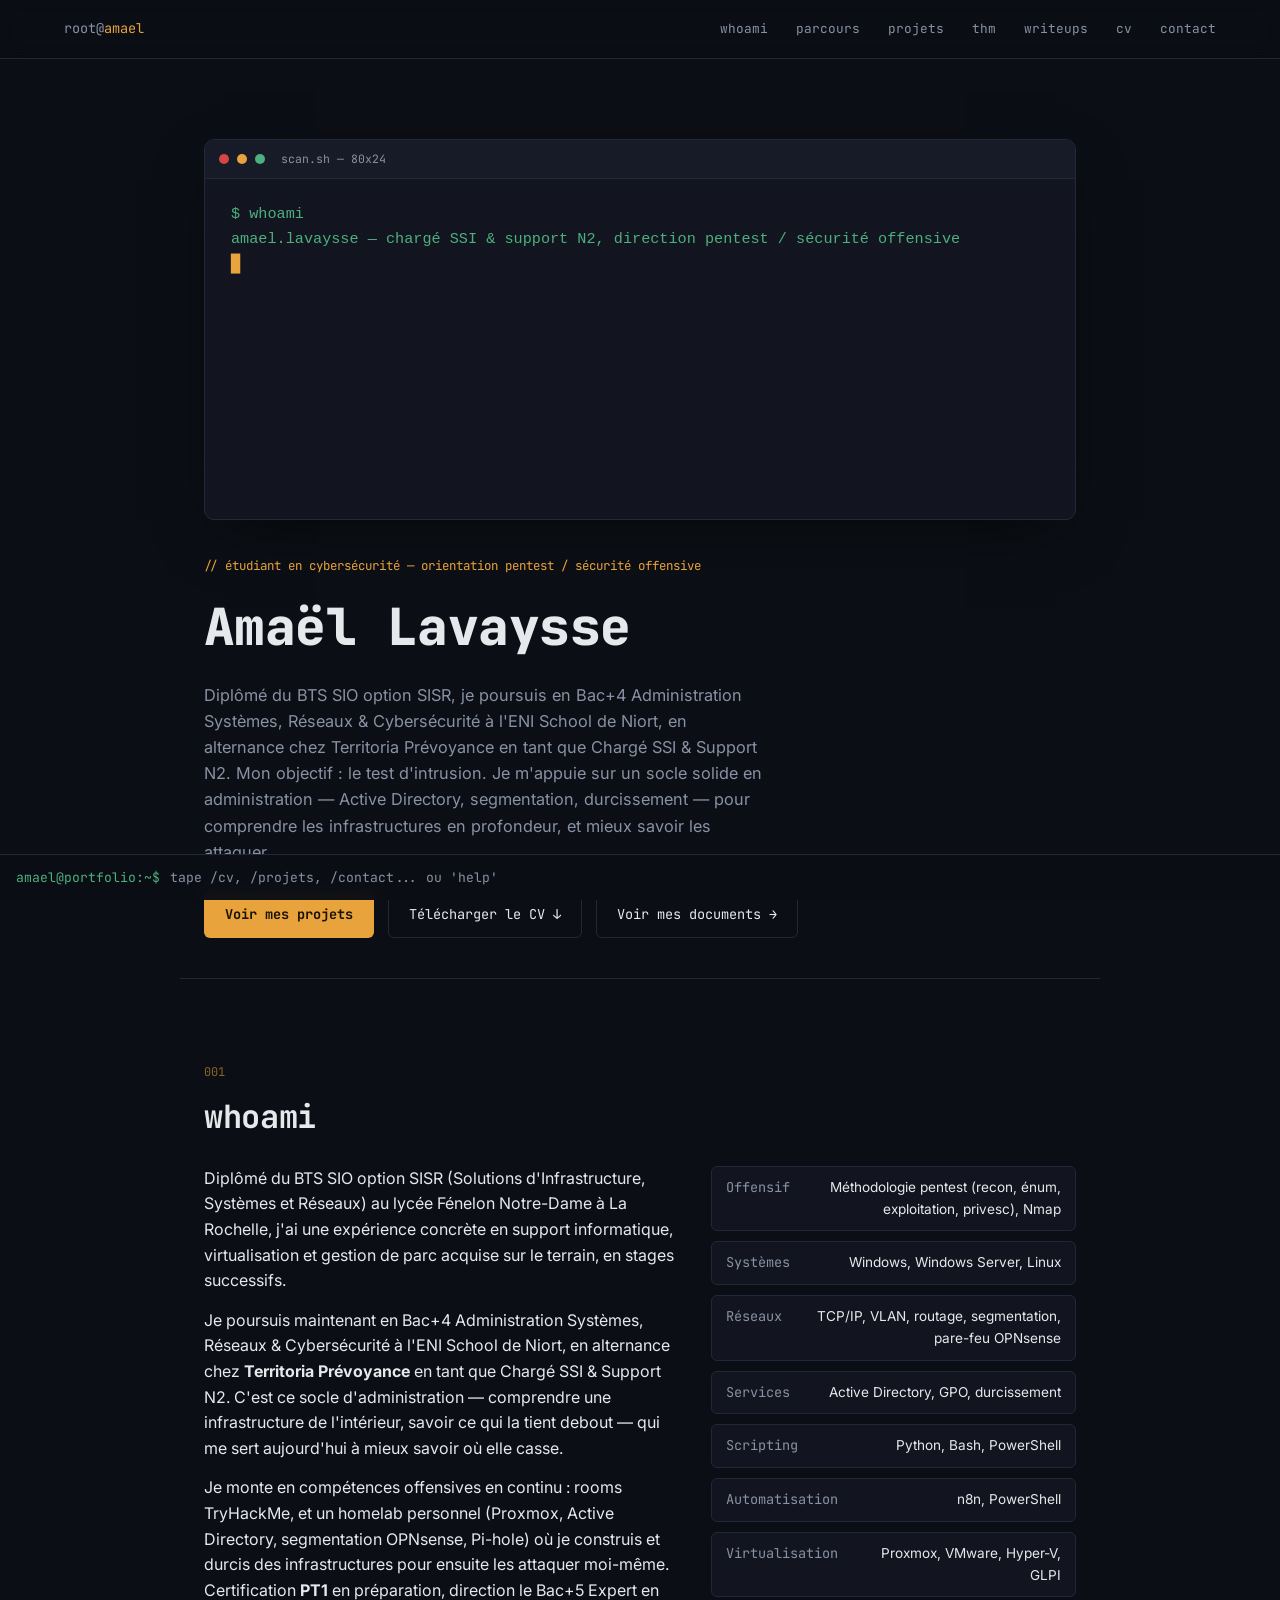
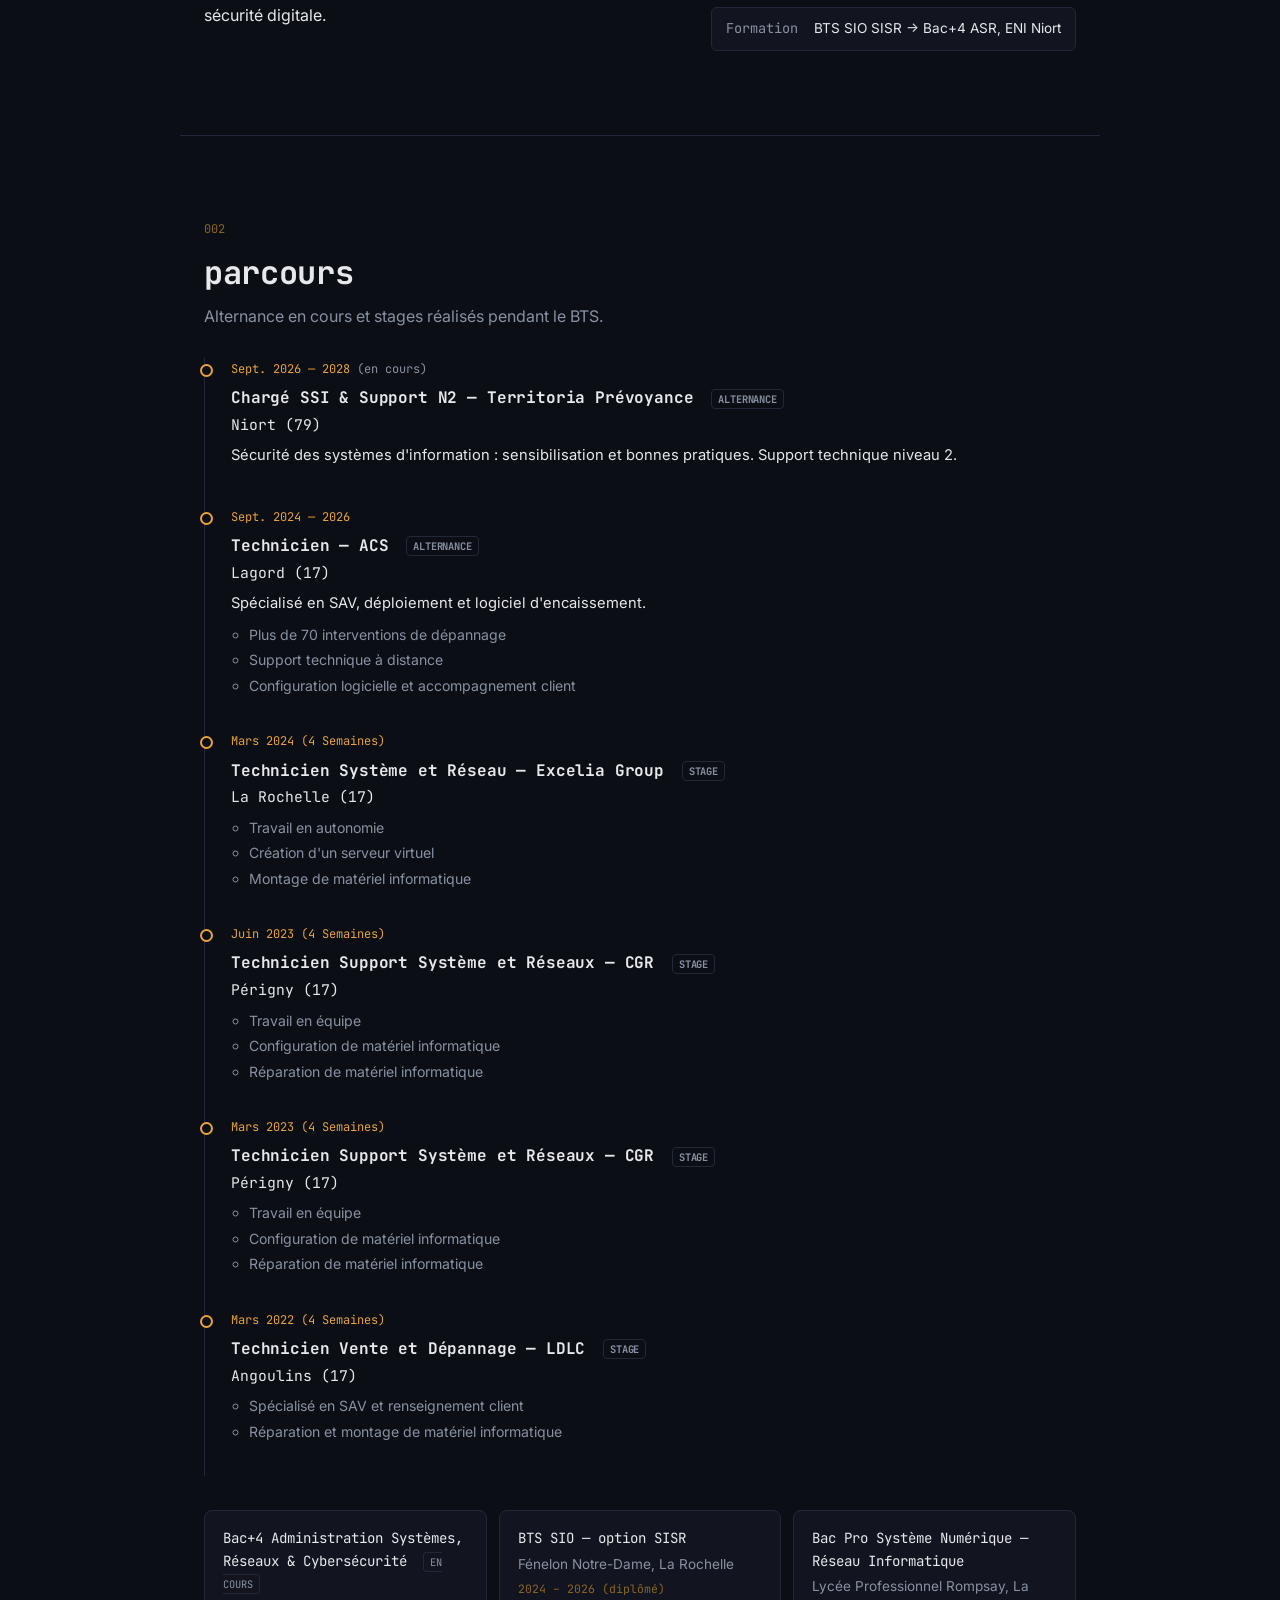
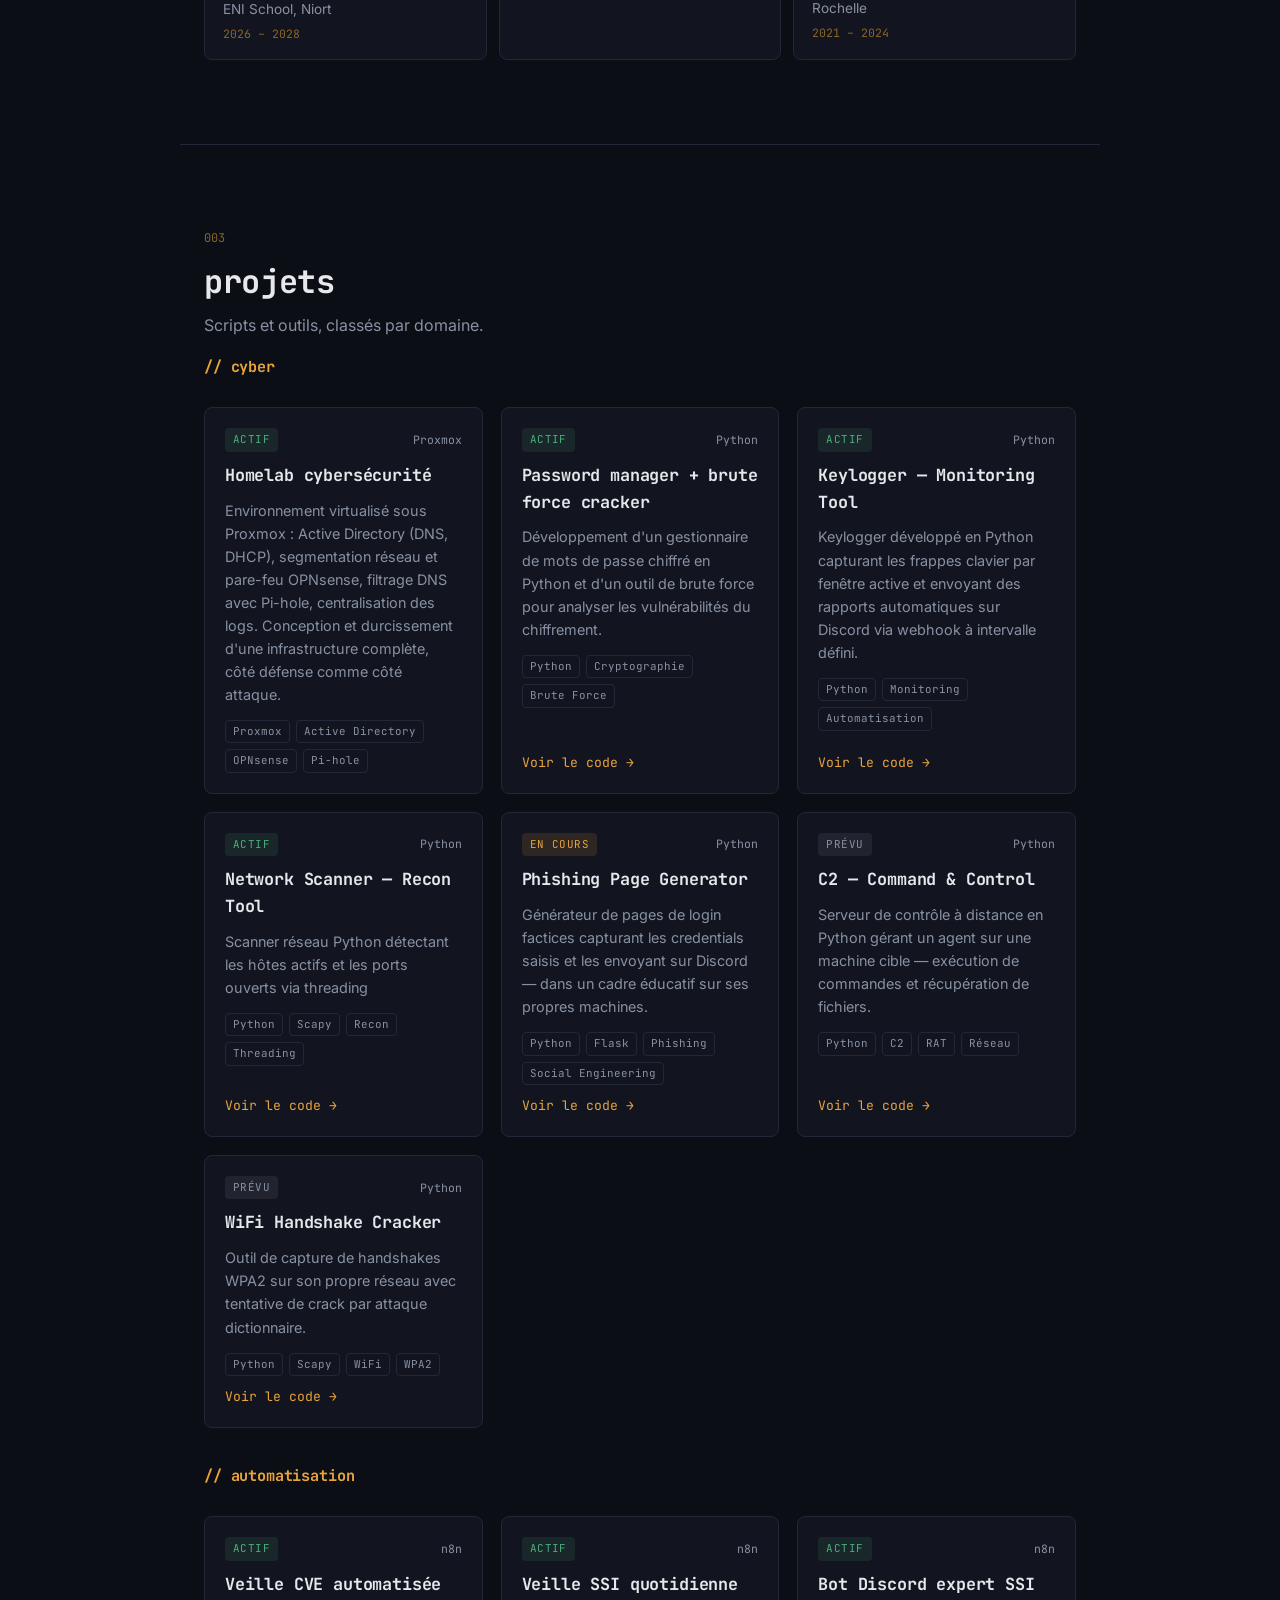
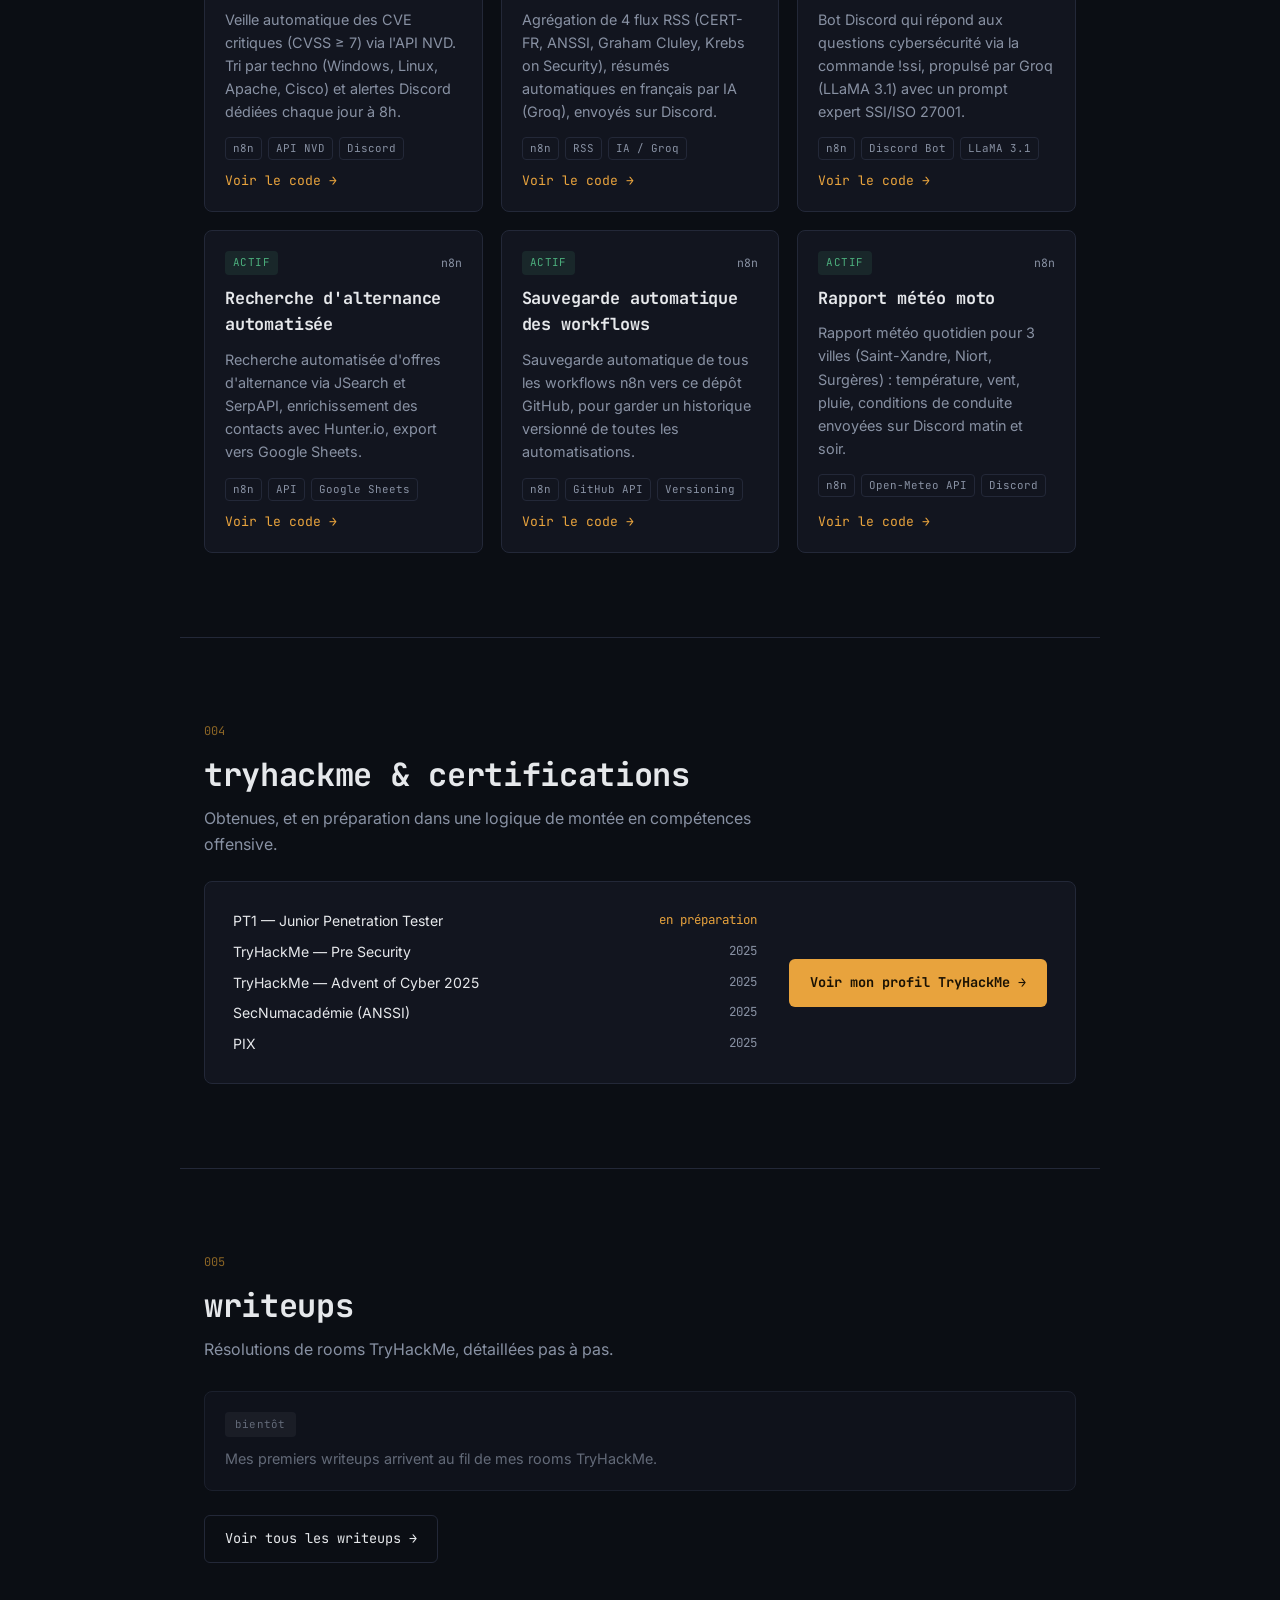
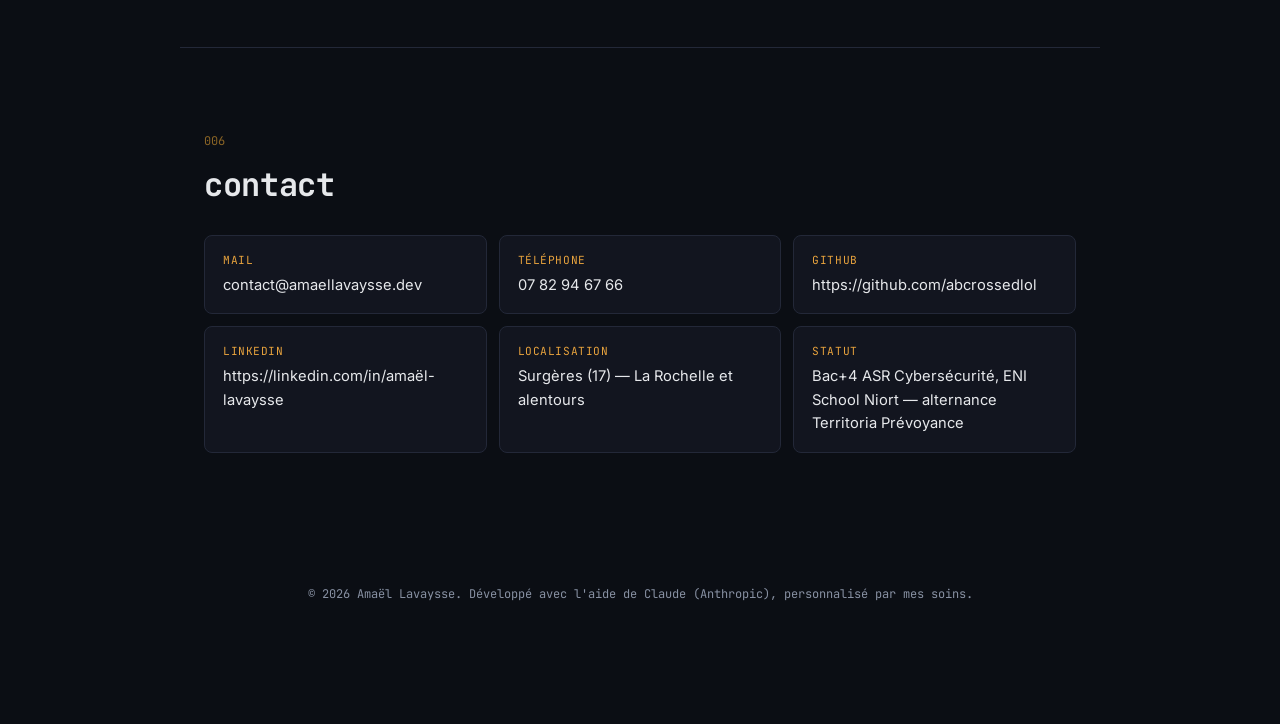
<file: index.html>
<!DOCTYPE html>
<html lang="fr">
<head>
<meta charset="UTF-8">
<meta name="viewport" content="width=device-width, initial-scale=1.0">
<title>Amaël Lavaysse — Cybersécurité, orientation pentest / sécurité offensive</title>
<meta name="description" content="Portfolio d'Amaël Lavaysse — étudiant en cybersécurité (Bac+4 ASR, ENI School Niort), alternance Chargé SSI & Support N2 chez Territoria Prévoyance. Homelab, TryHackMe, certification PT1 en préparation.">
<link rel="icon" type="image/svg+xml" href="favicon.svg">
<link rel="preconnect" href="https://fonts.googleapis.com">
<link rel="preconnect" href="https://fonts.gstatic.com" crossorigin>
<link href="https://fonts.googleapis.com/css2?family=JetBrains+Mono:wght@400;500;700;800&family=Inter:wght@400;500;600&display=swap" rel="stylesheet">
<link rel="stylesheet" href="style.css">
<script data-goatcounter="https://amael.goatcounter.com/count"
        async src="//gc.zgo.at/count.js"></script>
</head>
<body>

<div class="scanlines" aria-hidden="true"></div>

<nav class="nav">
  <span class="nav__logo">root@<span class="nav__name">amael</span></span>
  <div class="nav__links">
    <a href="#about">whoami</a>
    <a href="#experience">parcours</a>
    <a href="#projects">projets</a>
    <a href="#thm">thm</a>
    <a href="writeups/">writeups</a>
    <a href="#top">cv</a>
    <a href="#contact">contact</a>
  </div>
</nav>

<!-- ============ HERO : séquence terminal ============ -->
<header class="hero" id="top">
  <div class="hero__terminal">
    <div class="hero__bar">
      <span class="dot dot--red"></span><span class="dot dot--amber"></span><span class="dot dot--green"></span>
      <span class="hero__barTitle">scan.sh — 80x24</span>
    </div>
    <pre class="hero__body"><code id="typewriter"></code><span class="cursor">█</span></pre>
  </div>
  <div class="hero__intro">
    <p class="eyebrow">// étudiant en cybersécurité — orientation pentest / sécurité offensive</p>
    <h1>Amaël Lavaysse</h1>
    <p class="hero__tagline">
      Diplômé du BTS SIO option SISR, je poursuis en Bac+4 Administration Systèmes, Réseaux
      &amp; Cybersécurité à l'ENI School de Niort, en alternance chez Territoria Prévoyance en
      tant que Chargé SSI &amp; Support N2. Mon objectif : le test d'intrusion. Je m'appuie sur
      un socle solide en administration — Active Directory, segmentation, durcissement — pour
      comprendre les infrastructures en profondeur, et mieux savoir les attaquer.
    </p>
    <div class="hero__actions">
      <a class="btn btn--primary" href="#projects">Voir mes projets</a>
      <a class="btn btn--ghost" href="CV_LAVAYSSE_AMAËL.pdf" download>Télécharger le CV ↓</a>
      <a class="btn btn--ghost" href="https://drive.google.com/drive/folders/1WAkrt6nMN1qNXEYBbM81s2c2adU-Ibz1?usp=sharing" target="_blank" rel="noopener">Voir mes documents →</a>
    </div>
  </div>
</header>

<main>

  <!-- ============ WHOAMI / À PROPOS ============ -->
  <section class="section" id="about">
    <p class="section__log">001</p>
    <h2>whoami</h2>
    <div class="about__grid">
      <div class="about__text">
        <p>
          Diplômé du BTS SIO option SISR (Solutions d'Infrastructure, Systèmes et Réseaux) au
          lycée Fénelon Notre-Dame à La Rochelle, j'ai une expérience concrète en support
          informatique, virtualisation et gestion de parc acquise sur le terrain, en stages
          successifs.
        </p>
        <p>
          Je poursuis maintenant en Bac+4 Administration Systèmes, Réseaux &amp; Cybersécurité à
          l'ENI School de Niort, en alternance chez <strong>Territoria Prévoyance</strong> en
          tant que Chargé SSI &amp; Support N2. C'est ce socle d'administration — comprendre une
          infrastructure de l'intérieur, savoir ce qui la tient debout — qui me sert aujourd'hui
          à mieux savoir où elle casse.
        </p>
        <p>
          Je monte en compétences offensives en continu : rooms TryHackMe, et un homelab
          personnel (Proxmox, Active Directory, segmentation OPNsense, Pi-hole) où je construis
          et durcis des infrastructures pour ensuite les attaquer moi-même. Certification
          <strong>PT1</strong> en préparation, direction le Bac+5 Expert en sécurité digitale.
        </p>
      </div>
      <ul class="about__stack">
        <li><span class="stack__label">Offensif</span><span class="stack__value">Méthodologie pentest (recon, énum, exploitation, privesc), Nmap</span></li>
        <li><span class="stack__label">Systèmes</span><span class="stack__value">Windows, Windows Server, Linux</span></li>
        <li><span class="stack__label">Réseaux</span><span class="stack__value">TCP/IP, VLAN, routage, segmentation, pare-feu OPNsense</span></li>
        <li><span class="stack__label">Services</span><span class="stack__value">Active Directory, GPO, durcissement</span></li>
        <li><span class="stack__label">Scripting</span><span class="stack__value">Python, Bash, PowerShell</span></li>
        <li><span class="stack__label">Automatisation</span><span class="stack__value">n8n, PowerShell</span></li>
        <li><span class="stack__label">Virtualisation</span><span class="stack__value">Proxmox, VMware, Hyper-V, GLPI</span></li>
        <li><span class="stack__label">Formation</span><span class="stack__value">BTS SIO SISR → Bac+4 ASR, ENI Niort</span></li>
      </ul>
    </div>
  </section>

  <!-- ============ PARCOURS / EXPÉRIENCE ============ -->
  <section class="section" id="experience">
    <p class="section__log">002</p>
    <h2>parcours</h2>
    <p class="section__sub">Alternance en cours et stages réalisés pendant le BTS.</p>

    <ol class="timeline">
      <li class="timeline__item">
        <div class="timeline__date">Sept. 2026 — 2028 <span class="timeline__dur">(en cours)</span></div>
        <div class="timeline__body">
          <h3>Chargé SSI &amp; Support N2 — Territoria Prévoyance <span class="timeline__type">Alternance</span></h3>
          <p class="timeline__place">Niort (79)</p>
          <p>Sécurité des systèmes d'information : sensibilisation et bonnes pratiques. Support technique niveau 2.</p>
        </div>
      </li>
      <li class="timeline__item">
        <div class="timeline__date">Sept. 2024 — 2026</div>
        <div class="timeline__body">
          <h3>Technicien — ACS <span class="timeline__type">Alternance</span></h3>
          <p class="timeline__place">Lagord (17)</p>
          <p>Spécialisé en SAV, déploiement et logiciel d'encaissement.</p>
          <ul>
            <li>Plus de 70 interventions de dépannage</li>
            <li>Support technique à distance</li>
            <li>Configuration logicielle et accompagnement client</li>
          </ul>
        </div>
      </li>
      <li class="timeline__item">
        <div class="timeline__date">Mars 2024 (4 Semaines)</div>
        <div class="timeline__body">
          <h3>Technicien Système et Réseau — Excelia Group <span class="timeline__type">Stage</span></h3>
          <p class="timeline__place">La Rochelle (17)</p>
          <ul>
            <li>Travail en autonomie</li>
            <li>Création d'un serveur virtuel</li>
            <li>Montage de matériel informatique</li>
          </ul>
        </div>
      </li>
      <li class="timeline__item">
        <div class="timeline__date">Juin 2023 (4 Semaines)</div>
        <div class="timeline__body">
          <h3>Technicien Support Système et Réseaux — CGR <span class="timeline__type">Stage</span></h3>
          <p class="timeline__place">Périgny (17)</p>
          <ul>
            <li>Travail en équipe</li>
            <li>Configuration de matériel informatique</li>
            <li>Réparation de matériel informatique</li>
          </ul>
        </div>
      </li>
      <li class="timeline__item">
        <div class="timeline__date">Mars 2023 (4 Semaines)</div>
        <div class="timeline__body">
          <h3>Technicien Support Système et Réseaux — CGR <span class="timeline__type">Stage</span></h3>
          <p class="timeline__place">Périgny (17)</p>
          <ul>
            <li>Travail en équipe</li>
            <li>Configuration de matériel informatique</li>
            <li>Réparation de matériel informatique</li>
          </ul>
        </div>
      </li>
      <li class="timeline__item">
        <div class="timeline__date">Mars 2022 (4 Semaines)</div>
        <div class="timeline__body">
          <h3>Technicien Vente et Dépannage — LDLC <span class="timeline__type">Stage</span></h3>
          <p class="timeline__place">Angoulins (17)</p>
          <ul>
            <li>Spécialisé en SAV et renseignement client</li>
            <li>Réparation et montage de matériel informatique</li>
          </ul>
        </div>
      </li>
    </ol>

    <div class="formation">
      <div class="formation__item">
        <span class="formation__degree">Bac+4 Administration Systèmes, Réseaux &amp; Cybersécurité <span class="timeline__type">En cours</span></span>
        <span class="formation__school">ENI School, Niort</span>
        <span class="formation__date">2026 – 2028</span>
      </div>
      <div class="formation__item">
        <span class="formation__degree">BTS SIO — option SISR</span>
        <span class="formation__school">Fénelon Notre-Dame, La Rochelle</span>
        <span class="formation__date">2024 – 2026 (diplômé)</span>
      </div>
      <div class="formation__item">
        <span class="formation__degree">Bac Pro Système Numérique — Réseau Informatique</span>
        <span class="formation__school">Lycée Professionnel Rompsay, La Rochelle</span>
        <span class="formation__date">2021 – 2024</span>
      </div>
    </div>
  </section>

<!-- ============ PROJETS ============ -->
  <section class="section" id="projects">
    <p class="section__log">003</p>
    <h2>projets</h2>
    <p class="section__sub">Scripts et outils, classés par domaine.</p>

    <h3 class="projects__group-title">// cyber</h3>
    <div class="projects__grid">

      <article class="card">
        <div class="card__head">
          <span class="card__status status--live">actif</span>
          <span class="card__lang">Proxmox</span>
        </div>
        <h3>Homelab cybersécurité</h3>
        <p>Environnement virtualisé sous Proxmox : Active Directory (DNS, DHCP), segmentation réseau et pare-feu OPNsense, filtrage DNS avec Pi-hole, centralisation des logs. Conception et durcissement d'une infrastructure complète, côté défense comme côté attaque.</p>
        <ul class="card__tags">
          <li>Proxmox</li>
          <li>Active Directory</li>
          <li>OPNsense</li>
          <li>Pi-hole</li>
        </ul>
      </article>

      <article class="card">
        <div class="card__head">
          <span class="card__status status--live">actif</span>
          <span class="card__lang">Python</span>
        </div>
        <h3>Password manager + brute force cracker</h3>
        <p>Développement d'un gestionnaire de mots de passe chiffré en Python et d'un outil de brute force pour analyser les vulnérabilités du chiffrement.</p>
        <ul class="card__tags">
          <li>Python</li>
          <li>Cryptographie</li>
          <li>Brute Force</li>
        </ul>
        <a class="card__link" href="https://github.com/abcrossedlol/password-manager-caesar" target="_blank" rel="noopener">Voir le code →</a>
      </article>

      <article class="card">
        <div class="card__head">
          <span class="card__status status--live">Actif</span>
          <span class="card__lang">Python</span>
        </div>
        <h3>Keylogger — Monitoring Tool</h3>
        <p> Keylogger développé en Python capturant les frappes clavier par fenêtre active et envoyant des rapports automatiques sur Discord via webhook à intervalle défini.</p>
        <ul class="card__tags">
          <li>Python</li>
          <li>Monitoring</li>
          <li>Automatisation</li>
        </ul>
        <a class="card__link" href="https://github.com/abcrossedlol/keylogger-python" target="_blank" rel="noopener">Voir le code →</a>
      </article>

      <article class="card">
        <div class="card__head">
          <span class="card__status status--live">Actif</span>
          <span class="card__lang">Python</span>
        </div>
        <h3>Network Scanner — Recon Tool</h3>
        <p>Scanner réseau Python détectant les hôtes actifs et les ports ouverts via threading</p>
        <ul class="card__tags">
          <li>Python</li>
          <li>Scapy</li>
          <li>Recon</li>
          <li>Threading</li>
        </ul>
        <a class="card__link" href="https://github.com/abcrossedlol/network-scanner-python">Voir le code →</a>
      </article>

      <article class="card">
        <div class="card__head">
          <span class="card__status status--wip">En cours</span>
          <span class="card__lang">Python</span>
        </div>
        <h3>Phishing Page Generator</h3>
        <p>Générateur de pages de login factices capturant les credentials saisis et les envoyant sur Discord — dans un cadre éducatif sur ses propres machines.</p>
        <ul class="card__tags">
          <li>Python</li>
          <li>Flask</li>
          <li>Phishing</li>
          <li>Social Engineering</li>
        </ul>
        <a class="card__link" href="#">Voir le code →</a>
      </article>
      
      <article class="card">
        <div class="card__head">
          <span class="card__status status--planned">Prévu</span>
          <span class="card__lang">Python</span>
        </div>
        <h3>C2 — Command & Control</h3>
        <p>Serveur de contrôle à distance en Python gérant un agent sur une machine cible — exécution de commandes et récupération de fichiers.</p>
        <ul class="card__tags">
          <li>Python</li>
          <li>C2</li>
          <li>RAT</li>
          <li>Réseau</li>
        </ul>
        <a class="card__link" href="#">Voir le code →</a>
      </article>
      
      <article class="card">
        <div class="card__head">
          <span class="card__status status--planned">Prévu</span>
          <span class="card__lang">Python</span>
        </div>
        <h3>WiFi Handshake Cracker</h3>
        <p>Outil de capture de handshakes WPA2 sur son propre réseau avec tentative de crack par attaque dictionnaire.</p>
        <ul class="card__tags">
          <li>Python</li>
          <li>Scapy</li>
          <li>WiFi</li>
          <li>WPA2</li>
        </ul>
        <a class="card__link" href="#">Voir le code →</a>
      </article>
      
    </div>

    <h3 class="projects__group-title">// automatisation</h3>
    <div class="projects__grid">

      <article class="card">
        <div class="card__head">
          <span class="card__status status--live">actif</span>
          <span class="card__lang">n8n</span>
        </div>
        <h3>Veille CVE automatisée</h3>
        <p>Veille automatique des CVE critiques (CVSS ≥ 7) via l'API NVD. Tri par techno (Windows, Linux, Apache, Cisco) et alertes Discord dédiées chaque jour à 8h.</p>
        <ul class="card__tags">
          <li>n8n</li>
          <li>API NVD</li>
          <li>Discord</li>
        </ul>
        <a class="card__link" href="https://github.com/abcrossedlol/N8N_AUTOMATISATION/blob/main/CVE_VEILLE.json" target="_blank" rel="noopener">Voir le code →</a>
      </article>

      <article class="card">
        <div class="card__head">
          <span class="card__status status--live">actif</span>
          <span class="card__lang">n8n</span>
        </div>
        <h3>Veille SSI quotidienne</h3>
        <p>Agrégation de 4 flux RSS (CERT-FR, ANSSI, Graham Cluley, Krebs on Security), résumés automatiques en français par IA (Groq), envoyés sur Discord.</p>
        <ul class="card__tags">
          <li>n8n</li>
          <li>RSS</li>
          <li>IA / Groq</li>
        </ul>
        <a class="card__link" href="https://github.com/abcrossedlol/N8N_AUTOMATISATION/blob/main/SSI.json" target="_blank" rel="noopener">Voir le code →</a>
      </article>

      <article class="card">
        <div class="card__head">
          <span class="card__status status--live">actif</span>
          <span class="card__lang">n8n</span>
        </div>
        <h3>Bot Discord expert SSI</h3>
        <p>Bot Discord qui répond aux questions cybersécurité via la commande !ssi, propulsé par Groq (LLaMA 3.1) avec un prompt expert SSI/ISO 27001.</p>
        <ul class="card__tags">
          <li>n8n</li>
          <li>Discord Bot</li>
          <li>LLaMA 3.1</li>
        </ul>
        <a class="card__link" href="https://github.com/abcrossedlol/N8N_AUTOMATISATION/blob/main/AGENT_SSI.json" target="_blank" rel="noopener">Voir le code →</a>
      </article>

      <article class="card">
        <div class="card__head">
          <span class="card__status status--live">actif</span>
          <span class="card__lang">n8n</span>
        </div>
        <h3>Recherche d'alternance automatisée</h3>
        <p>Recherche automatisée d'offres d'alternance via JSearch et SerpAPI, enrichissement des contacts avec Hunter.io, export vers Google Sheets.</p>
        <ul class="card__tags">
          <li>n8n</li>
          <li>API</li>
          <li>Google Sheets</li>
        </ul>
        <a class="card__link" href="https://github.com/abcrossedlol/N8N_AUTOMATISATION/blob/main/RECHERCHE_ALTERNANCE.json" target="_blank" rel="noopener">Voir le code →</a>
      </article>

      <article class="card">
        <div class="card__head">
          <span class="card__status status--live">actif</span>
          <span class="card__lang">n8n</span>
        </div>
        <h3>Sauvegarde automatique des workflows</h3>
        <p>Sauvegarde automatique de tous les workflows n8n vers ce dépôt GitHub, pour garder un historique versionné de toutes les automatisations.</p>
        <ul class="card__tags">
          <li>n8n</li>
          <li>GitHub API</li>
          <li>Versioning</li>
        </ul>
        <a class="card__link" href="https://github.com/abcrossedlol/N8N_AUTOMATISATION/blob/main/BACKUP_N8N.json" target="_blank" rel="noopener">Voir le code →</a>
      </article>

      <article class="card">
        <div class="card__head">
          <span class="card__status status--live">actif</span>
          <span class="card__lang">n8n</span>
        </div>
        <h3>Rapport météo moto</h3>
        <p>Rapport météo quotidien pour 3 villes (Saint-Xandre, Niort, Surgères) : température, vent, pluie, conditions de conduite envoyées sur Discord matin et soir.</p>
        <ul class="card__tags">
          <li>n8n</li>
          <li>Open-Meteo API</li>
          <li>Discord</li>
        </ul>
        <a class="card__link" href="https://github.com/abcrossedlol/N8N_AUTOMATISATION/blob/main/METEO-MOTO.json" target="_blank" rel="noopener">Voir le code →</a>
      </article>

    </div>
  </section>
  
  <!-- ============ TRYHACKME ============ -->
  <section class="section" id="thm">
    <p class="section__log">004</p>
    <h2>tryhackme &amp; certifications</h2>
    <p class="section__sub">Obtenues, et en préparation dans une logique de montée en compétences offensive.</p>
    <div class="thm__panel">
      <ul class="cert__list">
        <li><span class="cert__name">PT1 — Junior Penetration Tester</span><span class="cert__year cert__year--prep">en préparation</span></li>
        <li><span class="cert__name">TryHackMe — Pre Security</span><span class="cert__year">2025</span></li>
        <li><span class="cert__name">TryHackMe — Advent of Cyber 2025</span><span class="cert__year">2025</span></li>
        <li><span class="cert__name">SecNumacadémie (ANSSI)</span><span class="cert__year">2025</span></li>
        <li><span class="cert__name">PIX</span><span class="cert__year">2025</span></li>
      </ul>
      <a class="btn btn--primary thm__cta" href="https://tryhackme.com/p/abcross" target="_blank" rel="noopener">Voir mon profil TryHackMe →</a>
    </div>
  </section>

  <!-- ============ WRITEUPS ============ -->
  <!-- Teaser : 2-3 cartes max ici, le reste vit dans writeups/index.html -->
  <section class="section" id="writeups">
    <p class="section__log">005</p>
    <h2>writeups</h2>
    <p class="section__sub">Résolutions de rooms TryHackMe, détaillées pas à pas.</p>

    <div class="wu-grid">

      <!-- Premier writeup réel : dupliquer writeups/exemple-premier-writeup.html, le renommer,
           remplir le contenu, puis ajouter une vraie carte ici (voir ce gabarit dans le fichier). -->
      <div class="wu-card wu-card--next" aria-hidden="true">
        <span class="badge badge--muted">bientôt</span>
        <p>Mes premiers writeups arrivent au fil de mes rooms TryHackMe.</p>
      </div>

    </div>

    <a class="btn btn--ghost wu-all" href="writeups/">Voir tous les writeups →</a>
  </section>

  <!-- ============ CONTACT ============ -->
  <section class="section" id="contact">
    <p class="section__log">006</p>
    <h2>contact</h2>
    <div class="contact__grid">
      <a class="contact__item" href="mailto:contact@amaellavaysse.dev">
        <span class="contact__label">mail</span>
        <span class="contact__value">contact@amaellavaysse.dev</span>
      </a>
      <a class="contact__item" href="tel:+33782946766">
        <span class="contact__label">téléphone</span>
        <span class="contact__value">07 82 94 67 66</span>
      </a>
      <a class="contact__item" href="https://github.com/abcrossedlol" target="_blank" rel="noopener">
        <span class="contact__label">github</span>
        <span class="contact__value">https://github.com/abcrossedlol</span>
      </a>
      <a class="contact__item" href="https://linkedin.com/in/amaël-lavaysse" target="_blank" rel="noopener">
        <span class="contact__label">linkedin</span>
        <span class="contact__value">https://linkedin.com/in/amaël-lavaysse</span>
      </a>
      <span class="contact__item contact__item--static">
        <span class="contact__label">localisation</span>
        <span class="contact__value">Surgères (17) — La Rochelle et alentours</span>
      </span>
      <span class="contact__item contact__item--static">
        <span class="contact__label">statut</span>
        <span class="contact__value">Bac+4 ASR Cybersécurité, ENI School Niort — alternance Territoria Prévoyance</span>
      </span>
    </div>
  </section>

</main>

<footer class="footer">
  <p>&copy; <span id="year"></span> Amaël Lavaysse. Développé avec l'aide de Claude (Anthropic), personnalisé par mes soins.</p>
</footer>

<div class="cmdbar" id="cmdbar">
  <div class="cmdbar__output" id="cmdOutput"></div>
  <div class="cmdbar__line">
    <span class="cmdbar__prompt">amael@portfolio:~$</span>
    <input type="text" id="cmdInput" class="cmdbar__input" autocomplete="off" spellcheck="false" placeholder="tape /cv, /projets, /contact... ou 'help'">
  </div>
</div>
<script src="script.js"></script>
</body>
</html>
</file>
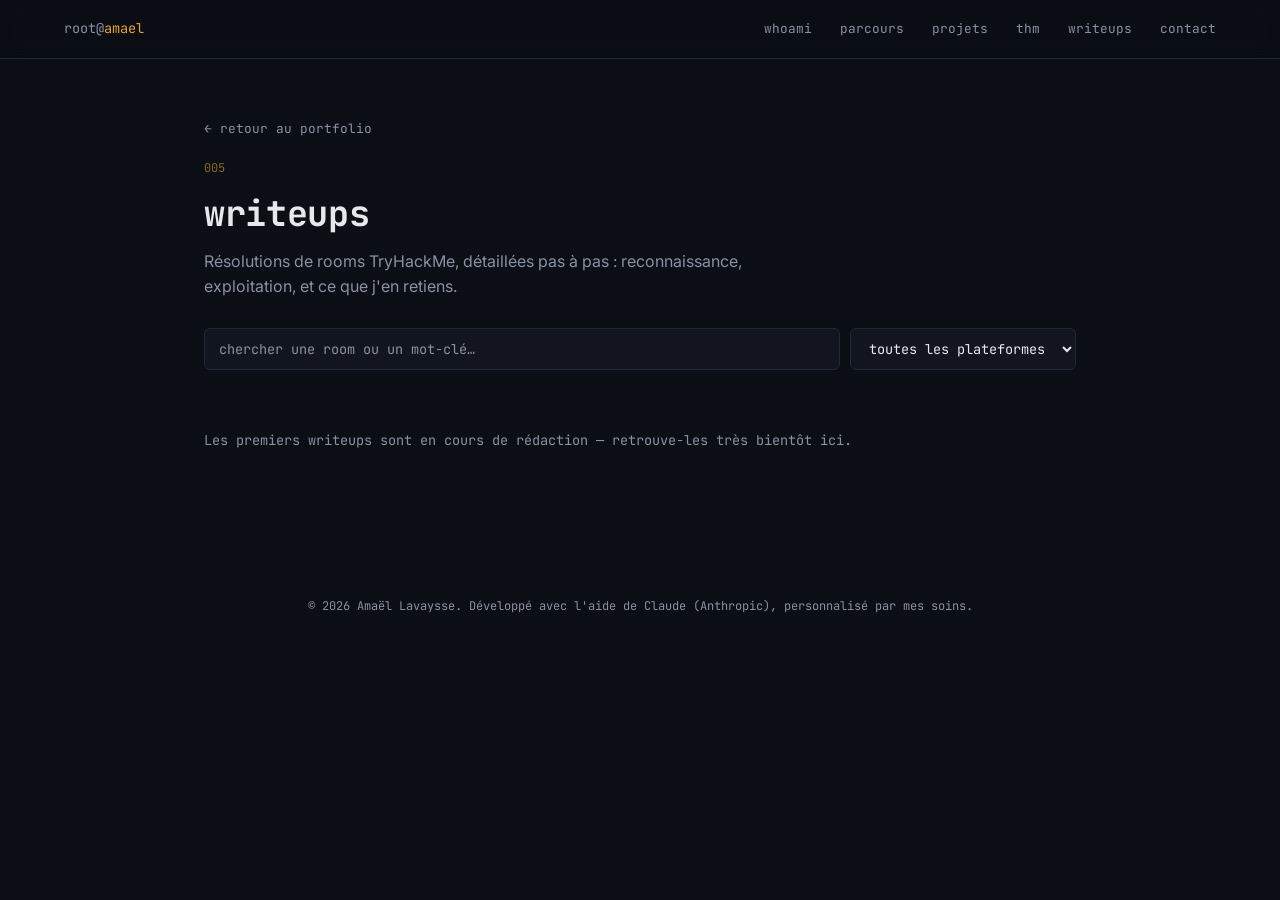
<file: writeups/index.html>
<!DOCTYPE html>
<html lang="fr">
<head>
<meta charset="UTF-8">
<meta name="viewport" content="width=device-width, initial-scale=1.0">
<title>Writeups — Amaël Lavaysse</title>
<meta name="description" content="Writeups de rooms TryHackMe par Amaël Lavaysse — reconnaissance, exploitation, et ce qui en ressort.">
<link rel="icon" type="image/svg+xml" href="../favicon.svg">
<link rel="preconnect" href="https://fonts.googleapis.com">
<link rel="preconnect" href="https://fonts.gstatic.com" crossorigin>
<link href="https://fonts.googleapis.com/css2?family=JetBrains+Mono:wght@400;500;700;800&family=Inter:wght@400;500;600&display=swap" rel="stylesheet">
<link rel="stylesheet" href="../style.css">
<script data-goatcounter="https://amael.goatcounter.com/count"
        async src="//gc.zgo.at/count.js"></script>
</head>
<body>

<div class="scanlines" aria-hidden="true"></div>

<nav class="nav">
  <span class="nav__logo">root@<span class="nav__name">amael</span></span>
  <div class="nav__links">
    <a href="../index.html#about">whoami</a>
    <a href="../index.html#experience">parcours</a>
    <a href="../index.html#projects">projets</a>
    <a href="../index.html#thm">thm</a>
    <a href="./">writeups</a>
    <a href="../index.html#contact">contact</a>
  </div>
</nav>

<main class="wu-page">
  <a class="wu-back" href="../index.html#writeups">&larr; retour au portfolio</a>
  <p class="section__log">005</p>
  <h1>writeups</h1>
  <p class="section__sub">Résolutions de rooms TryHackMe, détaillées pas à pas : reconnaissance, exploitation, et ce que j'en retiens.</p>

  <div class="wu-filters">
    <input class="wu-search" id="wuSearch" type="text" placeholder="chercher une room ou un mot-clé…" autocomplete="off">
    <select class="wu-filter" id="wuFilter">
      <option value="">toutes les plateformes</option>
      <option value="TryHackMe">TryHackMe</option>
    </select>
  </div>

  <div class="wu-grid" id="wuGrid">

    <!-- Premier writeup réel : dupliquer exemple-premier-writeup.html, le renommer, remplir
         le contenu, puis ajouter ici une carte avec data-platform et data-title (voir le
         gabarit retiré de cette page pour le format exact). -->

  </div>

  <p class="wu-empty is-visible" id="wuEmpty">Les premiers writeups sont en cours de rédaction — retrouve-les très bientôt ici.</p>
</main>

<footer class="footer">
  <p>&copy; <span id="year"></span> Amaël Lavaysse. Développé avec l'aide de Claude (Anthropic), personnalisé par mes soins.</p>
</footer>

<script>
document.getElementById('year').textContent = new Date().getFullYear();

const wuSearch = document.getElementById('wuSearch');
const wuFilter = document.getElementById('wuFilter');
const wuGrid = document.getElementById('wuGrid');
const wuEmpty = document.getElementById('wuEmpty');
const wuCards = Array.from(wuGrid.querySelectorAll('.wu-card'));

function applyWuFilters() {
  const q = wuSearch.value.trim().toLowerCase();
  const platform = wuFilter.value;
  let visible = 0;
  wuCards.forEach(card => {
    const matchesQuery = !q || card.dataset.title.includes(q);
    const matchesPlatform = !platform || card.dataset.platform === platform;
    const show = matchesQuery && matchesPlatform;
    card.style.display = show ? '' : 'none';
    if (show) visible++;
  });
  wuEmpty.classList.toggle('is-visible', visible === 0);
}

wuSearch.addEventListener('input', applyWuFilters);
wuFilter.addEventListener('change', applyWuFilters);
</script>
</body>
</html>
</file>
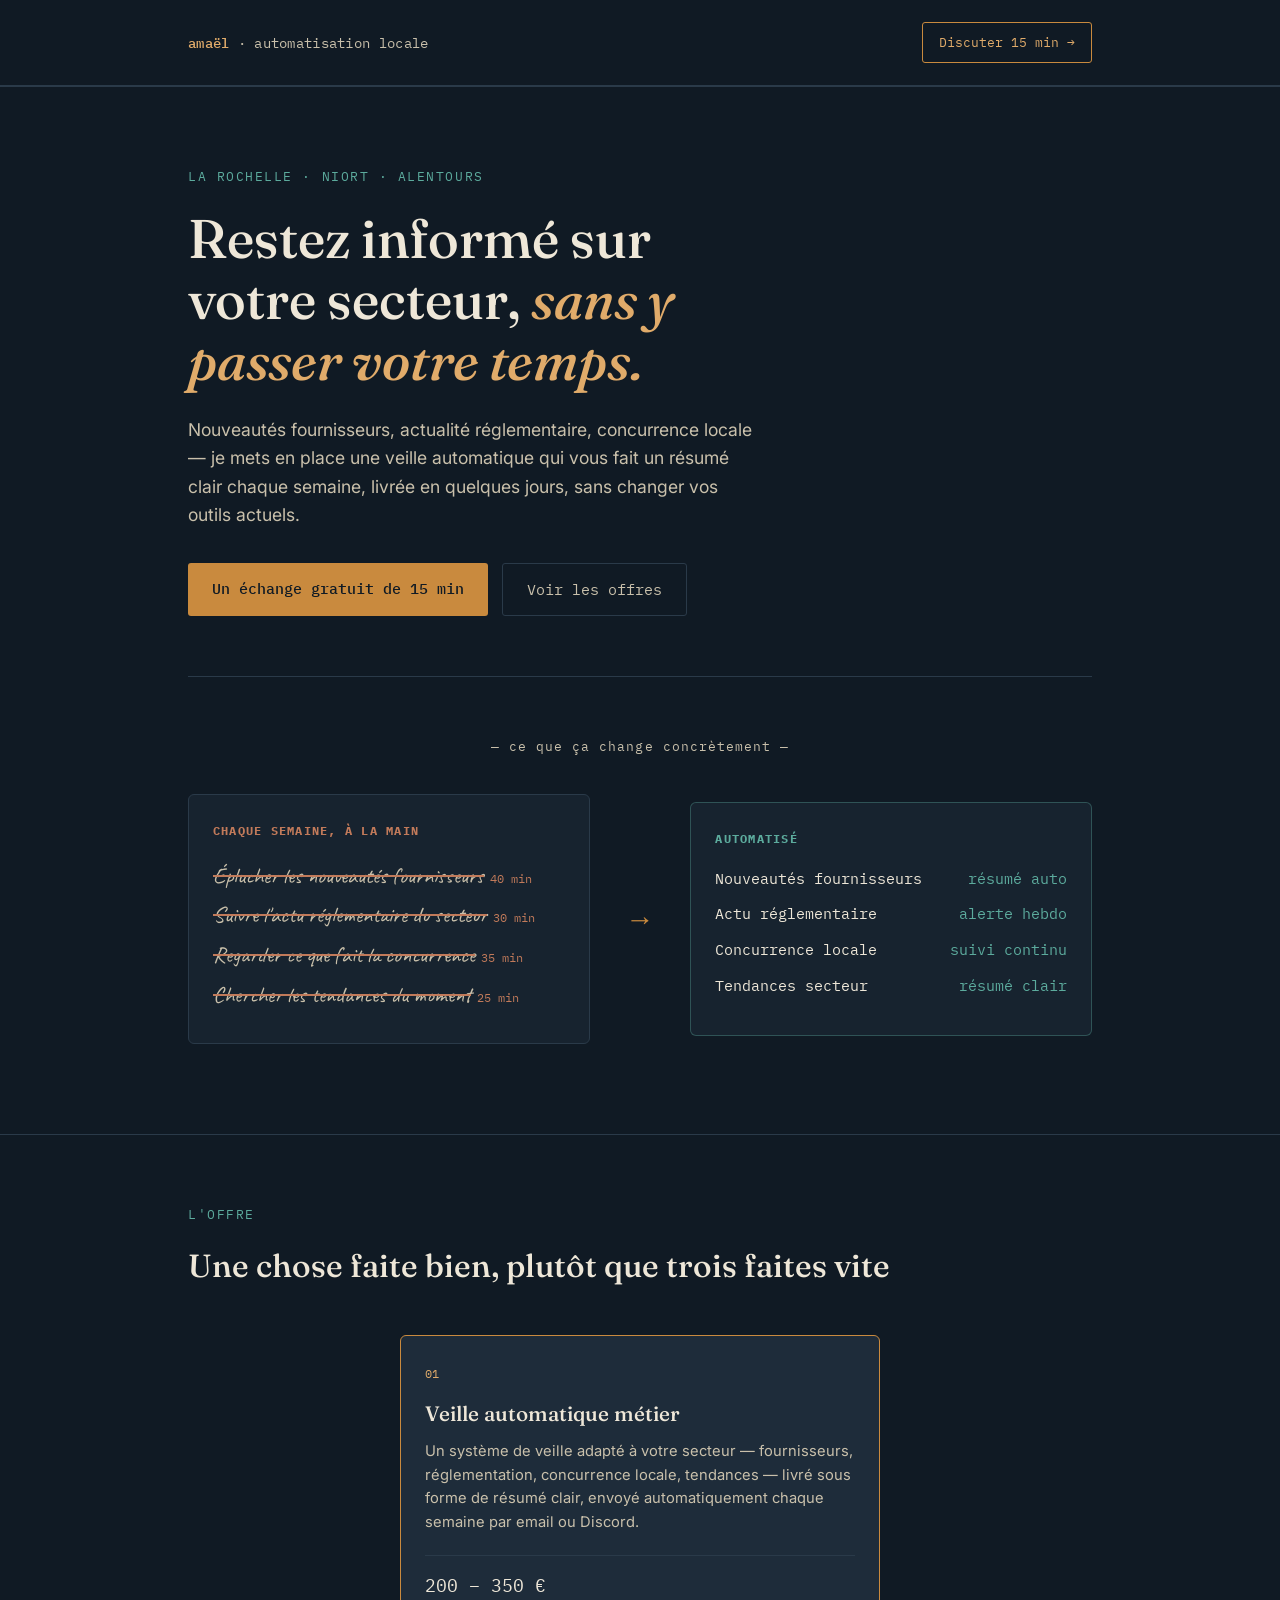
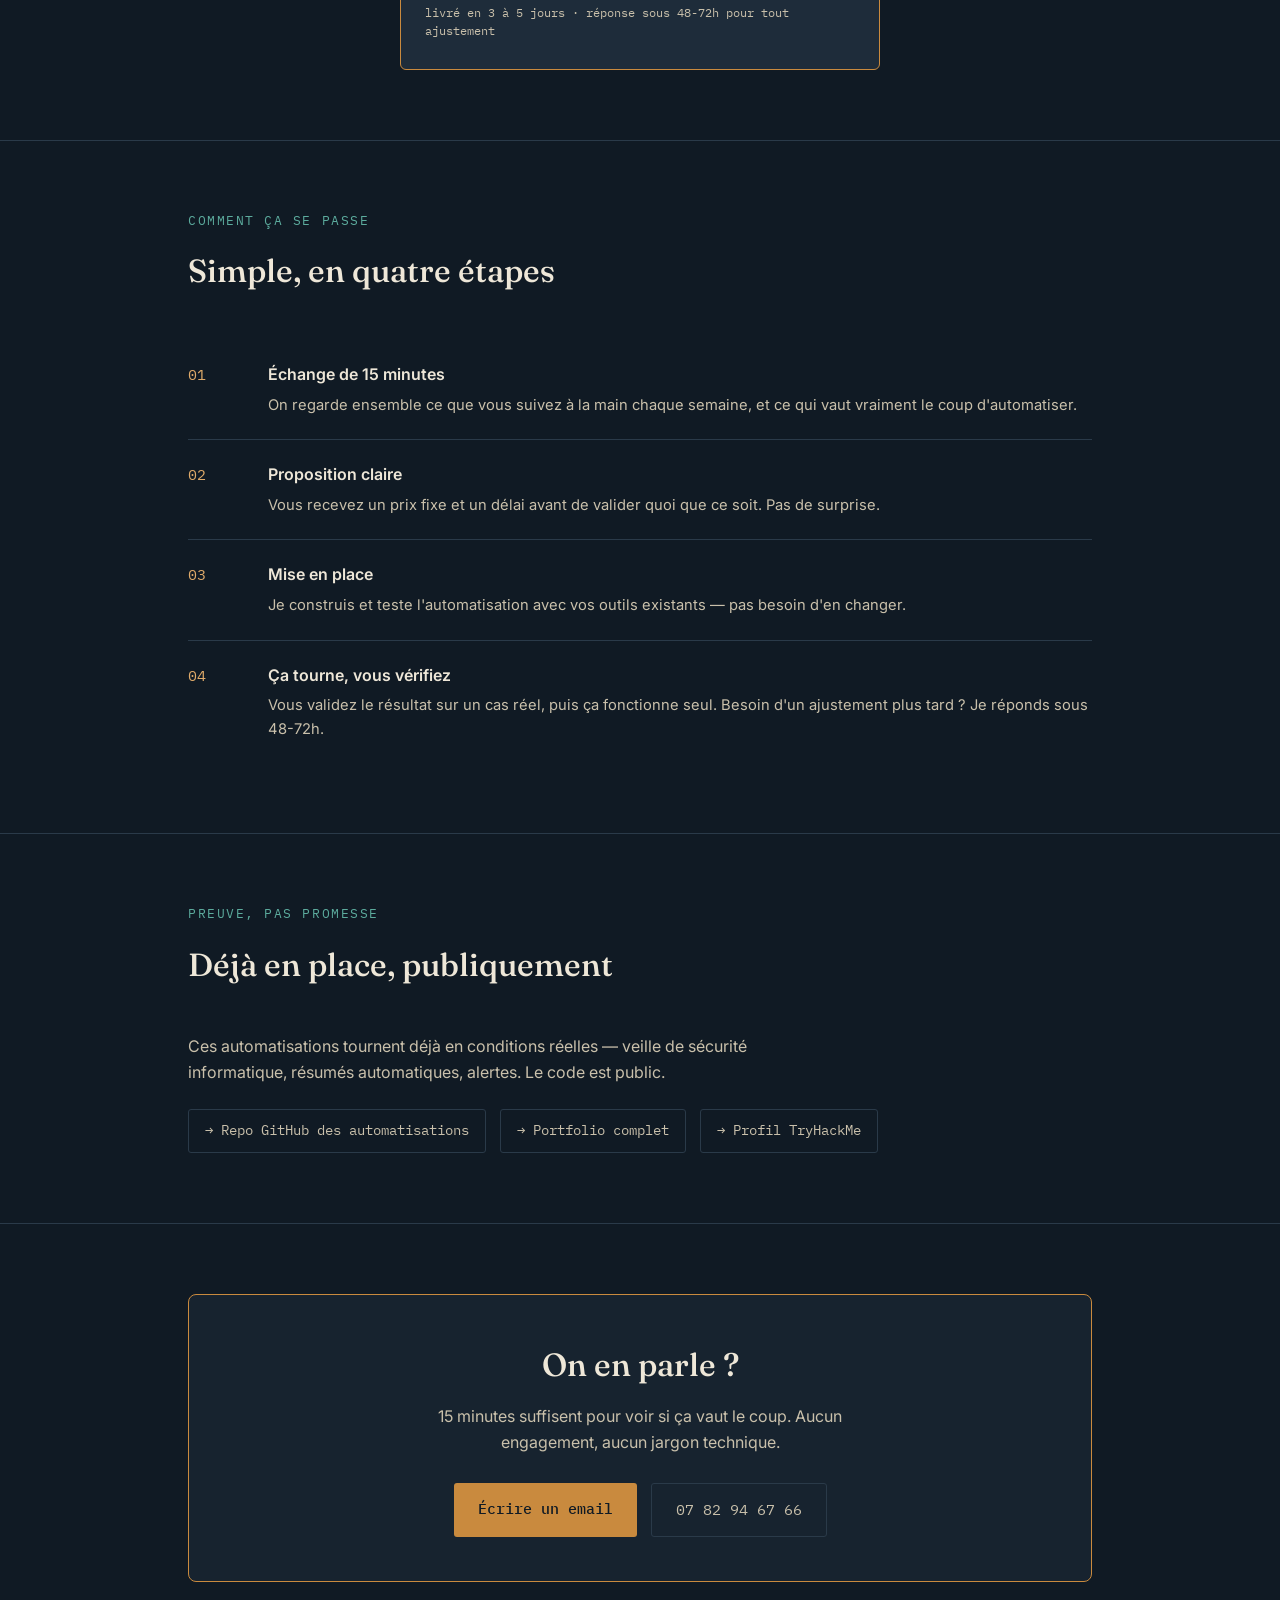
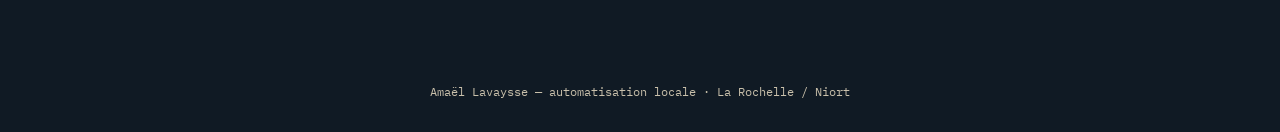
<file: pro/automatisation.html>
<!DOCTYPE html>
<html lang="fr">
<head>
<meta charset="UTF-8">
<meta name="viewport" content="width=device-width, initial-scale=1.0">
<title>Amaël Lavaysse — Automatisation pour commerces & TPE locales</title>
<link rel="preconnect" href="https://fonts.googleapis.com">
<link href="https://fonts.googleapis.com/css2?family=Fraunces:opsz,wght@9..144,400;9..144,500;9..144,600&family=Caveat:wght@500;600&family=Inter:wght@400;500;600;700&family=IBM+Plex+Mono:wght@400;500&display=swap" rel="stylesheet">
<style>
  :root{
    --ink:#101a24;
    --panel:#17232f;
    --panel-2:#1e2c3a;
    --paper:#eee7d8;
    --paper-dim:#c9c0ab;
    --copper:#c98a3e;
    --copper-soft:#e0ab6a;
    --teal:#5cab9d;
    --line:#2a3a49;
    --display: 'Fraunces', serif;
    --hand: 'Caveat', cursive;
    --body: 'Inter', sans-serif;
    --mono: 'IBM Plex Mono', monospace;
  }
  *{box-sizing:border-box;}
  html{scroll-behavior:smooth;}
  body{
    margin:0;
    background:var(--ink);
    color:var(--paper);
    font-family:var(--body);
    line-height:1.6;
    -webkit-font-smoothing:antialiased;
  }
  a{color:inherit;}
  .wrap{max-width:960px;margin:0 auto;padding:0 28px;}

  /* NAV */
  header.nav{
    padding:22px 0;
    border-bottom:1px solid var(--line);
  }
  .nav .wrap{display:flex;justify-content:space-between;align-items:center;}
  .brand{font-family:var(--mono);font-size:0.9rem;letter-spacing:0.02em;color:var(--paper-dim);}
  .brand b{color:var(--copper-soft);font-weight:500;}
  .nav-cta{
    font-family:var(--mono);
    font-size:0.82rem;
    padding:9px 16px;
    border:1px solid var(--copper);
    border-radius:3px;
    color:var(--copper-soft);
    text-decoration:none;
    transition:background .15s ease;
  }
  .nav-cta:hover{background:rgba(201,138,62,0.12);}

  /* HERO */
  .hero{padding:80px 0 60px;}
  .eyebrow{
    font-family:var(--mono);
    font-size:0.8rem;
    color:var(--teal);
    text-transform:uppercase;
    letter-spacing:0.12em;
    margin-bottom:22px;
  }
  h1{
    font-family:var(--display);
    font-weight:500;
    font-size:clamp(2.1rem, 5vw, 3.4rem);
    line-height:1.12;
    margin:0 0 24px;
    max-width:15ch;
    color:var(--paper);
  }
  h1 em{
    font-style:italic;
    color:var(--copper-soft);
  }
  .hero p.lede{
    font-size:1.1rem;
    color:var(--paper-dim);
    max-width:52ch;
    margin:0 0 34px;
  }
  .hero-actions{display:flex;gap:14px;flex-wrap:wrap;}
  .btn-primary{
    font-family:var(--mono);
    background:var(--copper);
    color:var(--ink);
    padding:14px 24px;
    border-radius:3px;
    text-decoration:none;
    font-size:0.92rem;
    font-weight:500;
    transition:background .15s ease;
  }
  .btn-primary:hover{background:var(--copper-soft);}
  .btn-ghost{
    font-family:var(--mono);
    padding:14px 24px;
    border-radius:3px;
    border:1px solid var(--line);
    text-decoration:none;
    font-size:0.92rem;
    color:var(--paper-dim);
  }

  /* SIGNATURE: AVANT / APRES */
  .signature{padding:50px 0 90px;}
  .sig-label{
    font-family:var(--mono);
    font-size:0.8rem;
    color:var(--paper-dim);
    text-align:center;
    margin-bottom:36px;
    letter-spacing:0.08em;
  }
  .compare{
    display:grid;
    grid-template-columns:1fr auto 1fr;
    gap:36px;
    align-items:center;
  }
  .compare-arrow{
    font-family:var(--display);
    font-size:1.8rem;
    color:var(--copper);
  }
  .board{
    background:var(--panel);
    border:1px solid var(--line);
    border-radius:6px;
    padding:26px 24px;
  }
  .board h3{
    margin:0 0 18px;
    font-family:var(--mono);
    font-size:0.78rem;
    text-transform:uppercase;
    letter-spacing:0.1em;
    color:var(--paper-dim);
  }
  .board.before h3{color:#c17a5a;}
  .board.after h3{color:var(--teal);}
  .task{
    font-family:var(--hand);
    font-size:1.4rem;
    line-height:1.5;
    color:var(--paper-dim);
    text-decoration:line-through;
    text-decoration-color:#c17a5a;
    text-decoration-thickness:2px;
    margin-bottom:6px;
  }
  .task .time{
    font-family:var(--mono);
    font-size:0.75rem;
    text-decoration:none;
    color:#c17a5a;
    display:inline-block;
    margin-left:6px;
  }
  .task-clean{
    font-family:var(--mono);
    font-size:0.92rem;
    color:var(--paper);
    margin-bottom:12px;
    display:flex;
    justify-content:space-between;
    gap:12px;
  }
  .task-clean .tag{color:var(--teal);}
  .board.after{border-color:rgba(92,171,157,0.35);}

  /* OFFERS */
  section{padding:70px 0;border-top:1px solid var(--line);}
  .section-head{margin-bottom:44px;}
  .section-head .eyebrow{margin-bottom:14px;}
  h2{
    font-family:var(--display);
    font-weight:500;
    font-size:2rem;
    margin:0;
    color:var(--paper);
  }
  .offers-grid{
    display:grid;
    grid-template-columns:repeat(3,1fr);
    gap:20px;
  }
  .offer{
    background:var(--panel);
    border:1px solid var(--line);
    border-radius:6px;
    padding:28px 24px;
    display:flex;
    flex-direction:column;
  }
  .offer.featured{
    border-color:var(--copper);
    background:var(--panel-2);
  }
  .offer .num{
    font-family:var(--mono);
    font-size:0.75rem;
    color:var(--copper-soft);
    margin-bottom:14px;
  }
  .offer h3{
    font-family:var(--display);
    font-size:1.3rem;
    font-weight:500;
    margin:0 0 10px;
  }
  .offer p.desc{
    font-size:0.92rem;
    color:var(--paper-dim);
    margin:0 0 20px;
    flex-grow:1;
  }
  .offer .price{
    font-family:var(--mono);
    font-size:1.1rem;
    color:var(--paper);
    padding-top:16px;
    border-top:1px solid var(--line);
  }
  .offer .price small{
    display:block;
    font-size:0.72rem;
    color:var(--paper-dim);
    margin-top:4px;
  }

  /* PROCESS */
  .steps{display:flex;flex-direction:column;gap:0;}
  .step{
    display:grid;
    grid-template-columns:60px 1fr;
    gap:20px;
    padding:22px 0;
    border-bottom:1px solid var(--line);
  }
  .step:last-child{border-bottom:none;}
  .step .n{
    font-family:var(--mono);
    color:var(--copper-soft);
    font-size:0.95rem;
  }
  .step h4{margin:0 0 6px;font-family:var(--body);font-weight:600;font-size:1rem;}
  .step p{margin:0;color:var(--paper-dim);font-size:0.92rem;}

  /* PROOF */
  .proof-row{
    display:flex;
    gap:14px;
    flex-wrap:wrap;
  }
  .proof-item{
    font-family:var(--mono);
    font-size:0.85rem;
    padding:10px 16px;
    border:1px solid var(--line);
    border-radius:3px;
    text-decoration:none;
    color:var(--paper-dim);
  }
  .proof-item:hover{border-color:var(--teal);color:var(--teal);}

  /* CONTACT */
  .contact-box{
    background:var(--panel);
    border:1px solid var(--copper);
    border-radius:8px;
    padding:44px;
    text-align:center;
  }
  .contact-box h2{margin-bottom:14px;}
  .contact-box p{color:var(--paper-dim);max-width:44ch;margin:0 auto 28px;}
  .contact-links{display:flex;gap:14px;justify-content:center;flex-wrap:wrap;}

  footer{padding:30px 0;font-family:var(--mono);font-size:0.78rem;color:var(--paper-dim);text-align:center;}

  @media (max-width:720px){
    .offers-grid{grid-template-columns:1fr;}
    .compare{grid-template-columns:1fr;}
    .compare-arrow{transform:rotate(90deg);text-align:center;}
  }
</style>
</head>
<body>

<header class="nav">
  <div class="wrap">
    <div class="brand"><b>amaël</b> · automatisation locale</div>
    <a href="#contact" class="nav-cta">Discuter 15 min →</a>
  </div>
</header>

<section class="hero">
  <div class="wrap">
    <div class="eyebrow">La Rochelle · Niort · alentours</div>
    <h1>Restez informé sur votre secteur, <em>sans y passer votre temps.</em></h1>
    <p class="lede">Nouveautés fournisseurs, actualité réglementaire, concurrence locale — je mets en place une veille automatique qui vous fait un résumé clair chaque semaine, livrée en quelques jours, sans changer vos outils actuels.</p>
    <div class="hero-actions">
      <a href="#contact" class="btn-primary">Un échange gratuit de 15 min</a>
      <a href="#offres" class="btn-ghost">Voir les offres</a>
    </div>
  </div>
</section>

<div class="wrap">
  <section class="signature" style="border-top:1px solid var(--line);padding-top:60px;">
    <div class="sig-label">— ce que ça change concrètement —</div>
    <div class="compare">
      <div class="board before">
        <h3>Chaque semaine, à la main</h3>
        <div class="task">Éplucher les nouveautés fournisseurs<span class="time">40 min</span></div>
        <div class="task">Suivre l'actu réglementaire du secteur<span class="time">30 min</span></div>
        <div class="task">Regarder ce que fait la concurrence<span class="time">35 min</span></div>
        <div class="task">Chercher les tendances du moment<span class="time">25 min</span></div>
      </div>
      <div class="compare-arrow">→</div>
      <div class="board after">
        <h3>Automatisé</h3>
        <div class="task-clean"><span>Nouveautés fournisseurs</span><span class="tag">résumé auto</span></div>
        <div class="task-clean"><span>Actu réglementaire</span><span class="tag">alerte hebdo</span></div>
        <div class="task-clean"><span>Concurrence locale</span><span class="tag">suivi continu</span></div>
        <div class="task-clean"><span>Tendances secteur</span><span class="tag">résumé clair</span></div>
      </div>
    </div>
  </section>
</div>

<section id="offres">
  <div class="wrap">
    <div class="section-head">
      <div class="eyebrow">L'offre</div>
      <h2>Une chose faite bien, plutôt que trois faites vite</h2>
    </div>
    <div class="offers-grid" style="grid-template-columns:minmax(0,480px);justify-content:center;">
      <div class="offer featured">
        <div class="num">01</div>
        <h3>Veille automatique métier</h3>
        <p class="desc">Un système de veille adapté à votre secteur — fournisseurs, réglementation, concurrence locale, tendances — livré sous forme de résumé clair, envoyé automatiquement chaque semaine par email ou Discord.</p>
        <div class="price">200 – 350 €<small>livré en 3 à 5 jours · réponse sous 48-72h pour tout ajustement</small></div>
      </div>
    </div>
  </div>
</section>

<section>
  <div class="wrap">
    <div class="section-head">
      <div class="eyebrow">Comment ça se passe</div>
      <h2>Simple, en quatre étapes</h2>
    </div>
    <div class="steps">
      <div class="step">
        <div class="n">01</div>
        <div><h4>Échange de 15 minutes</h4><p>On regarde ensemble ce que vous suivez à la main chaque semaine, et ce qui vaut vraiment le coup d'automatiser.</p></div>
      </div>
      <div class="step">
        <div class="n">02</div>
        <div><h4>Proposition claire</h4><p>Vous recevez un prix fixe et un délai avant de valider quoi que ce soit. Pas de surprise.</p></div>
      </div>
      <div class="step">
        <div class="n">03</div>
        <div><h4>Mise en place</h4><p>Je construis et teste l'automatisation avec vos outils existants — pas besoin d'en changer.</p></div>
      </div>
      <div class="step">
        <div class="n">04</div>
        <div><h4>Ça tourne, vous vérifiez</h4><p>Vous validez le résultat sur un cas réel, puis ça fonctionne seul. Besoin d'un ajustement plus tard ? Je réponds sous 48-72h.</p></div>
      </div>
    </div>
  </div>
</section>

<section>
  <div class="wrap">
    <div class="section-head">
      <div class="eyebrow">Preuve, pas promesse</div>
      <h2>Déjà en place, publiquement</h2>
    </div>
    <p style="color:var(--paper-dim);max-width:56ch;margin-bottom:24px;">Ces automatisations tournent déjà en conditions réelles — veille de sécurité informatique, résumés automatiques, alertes. Le code est public.</p>
    <div class="proof-row">
      <a class="proof-item" href="https://github.com/abcrossedlol/N8N_AUTOMATISATION" target="_blank" rel="noopener">→ Repo GitHub des automatisations</a>
      <a class="proof-item" href="https://amaellavaysse.dev" target="_blank" rel="noopener">→ Portfolio complet</a>
      <a class="proof-item" href="https://tryhackme.com/p/abcross" target="_blank" rel="noopener">→ Profil TryHackMe</a>
    </div>
  </div>
</section>

<section id="contact">
  <div class="wrap">
    <div class="contact-box">
      <h2>On en parle ?</h2>
      <p>15 minutes suffisent pour voir si ça vaut le coup. Aucun engagement, aucun jargon technique.</p>
      <div class="contact-links">
        <a class="btn-primary" href="mailto:contact@amaellavaysse.dev?subject=Automatisation%20pour%20mon%20entreprise">Écrire un email</a>
        <a class="btn-ghost" href="tel:+33782946767">07 82 94 67 66</a>
      </div>
    </div>
  </div>
</section>

<footer>
  Amaël Lavaysse — automatisation locale · La Rochelle / Niort
</footer>

</body>
</html>
</file>
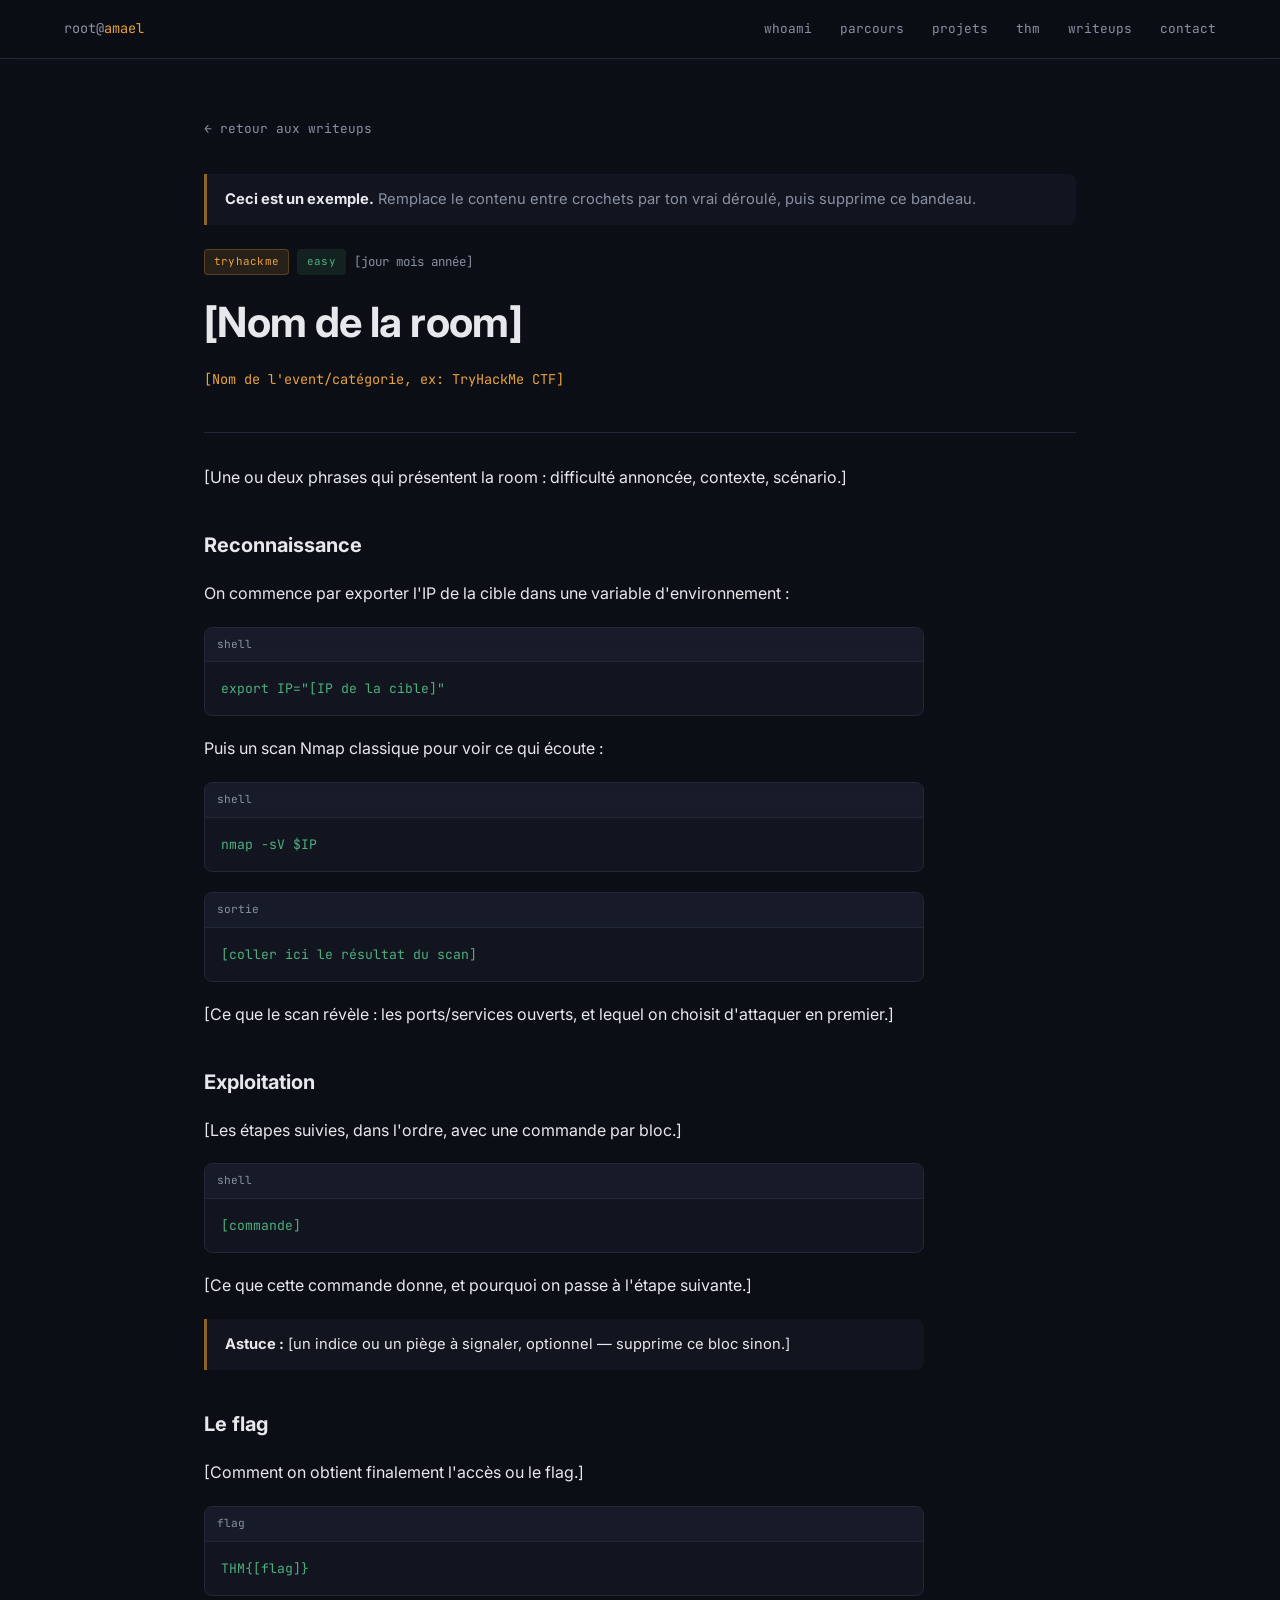
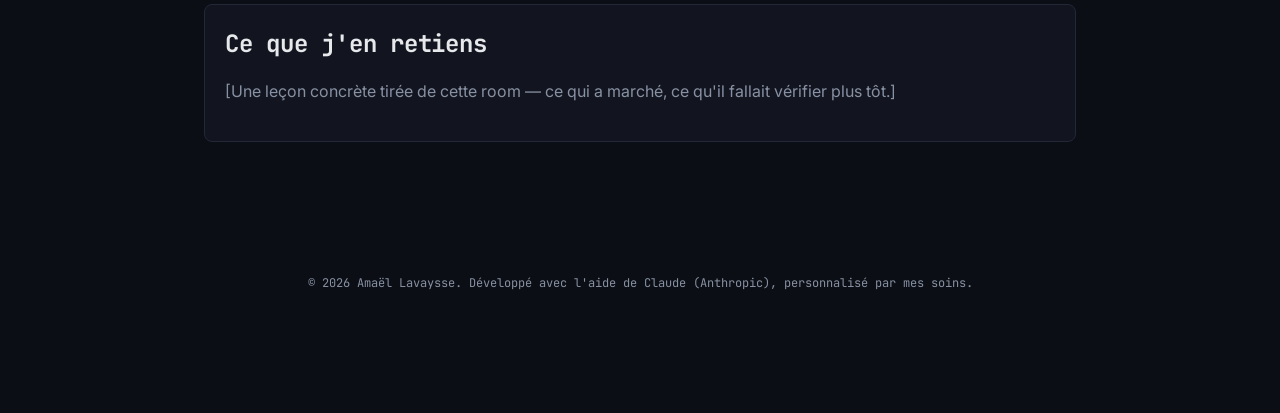
<file: writeups/exemple-premier-writeup.html>
<!DOCTYPE html>
<html lang="fr">
<head>
<meta charset="UTF-8">
<meta name="viewport" content="width=device-width, initial-scale=1.0">
<title>[Nom de la room] — Writeup — Amaël Lavaysse</title>
<meta name="description" content="Writeup de la room TryHackMe [Nom de la room] : reconnaissance, exploitation et flag.">
<link rel="icon" type="image/svg+xml" href="../favicon.svg">
<link rel="preconnect" href="https://fonts.googleapis.com">
<link rel="preconnect" href="https://fonts.gstatic.com" crossorigin>
<link href="https://fonts.googleapis.com/css2?family=JetBrains+Mono:wght@400;500;700;800&family=Inter:wght@400;500;600&display=swap" rel="stylesheet">
<link rel="stylesheet" href="../style.css">
<script data-goatcounter="https://amael.goatcounter.com/count"
        async src="//gc.zgo.at/count.js"></script>
</head>
<body>

<div class="scanlines" aria-hidden="true"></div>

<nav class="nav">
  <span class="nav__logo">root@<span class="nav__name">amael</span></span>
  <div class="nav__links">
    <a href="../index.html#about">whoami</a>
    <a href="../index.html#experience">parcours</a>
    <a href="../index.html#projects">projets</a>
    <a href="../index.html#thm">thm</a>
    <a href="./">writeups</a>
    <a href="../index.html#contact">contact</a>
  </div>
</nav>

<main class="wu-page">
  <a class="wu-back" href="./">&larr; retour aux writeups</a>

  <!-- ===========================================================
       CECI EST UN GABARIT. Pour un vrai writeup :
       1. Renomme ce fichier (ex: hidden-heart.html)
       2. Remplace tout ce qui est entre [crochets]
       3. Ajoute/retire des .wu-term et <p> selon le déroulé réel
       4. Retire ce commentaire et le bandeau EXEMPLE ci-dessous
       5. Ajoute une vraie carte dans writeups/index.html et dans
          la section 005 de ../index.html (en retirant wu-card--placeholder)
  =========================================================== -->
  <p class="wu-callout" style="margin-bottom:24px">
    <strong>Ceci est un exemple.</strong> Remplace le contenu entre crochets par
    ton vrai déroulé, puis supprime ce bandeau.
  </p>

  <header class="wu-hero">
    <div class="wu-hero__badges">
      <span class="badge badge--platform">TryHackMe</span>
      <span class="badge badge--easy">easy</span>
      <span class="wu-hero__date">[jour mois année]</span>
    </div>
    <h1>[Nom de la room]</h1>
    <p class="wu-hero__event">[Nom de l'event/catégorie, ex: TryHackMe CTF]</p>
  </header>

  <article class="wu-body">
    <p>[Une ou deux phrases qui présentent la room : difficulté annoncée, contexte, scénario.]</p>

    <h2>Reconnaissance</h2>
    <p>On commence par exporter l'IP de la cible dans une variable d'environnement :</p>

    <div class="wu-term">
      <div class="wu-term__bar">shell</div>
      <pre>export IP="[IP de la cible]"</pre>
    </div>

    <p>Puis un scan Nmap classique pour voir ce qui écoute :</p>

    <div class="wu-term">
      <div class="wu-term__bar">shell</div>
      <pre>nmap -sV $IP</pre>
    </div>

    <div class="wu-term">
      <div class="wu-term__bar">sortie</div>
      <pre>[coller ici le résultat du scan]</pre>
    </div>

    <p>[Ce que le scan révèle : les ports/services ouverts, et lequel on choisit d'attaquer en premier.]</p>

    <h2>Exploitation</h2>
    <p>[Les étapes suivies, dans l'ordre, avec une commande par bloc.]</p>

    <div class="wu-term">
      <div class="wu-term__bar">shell</div>
      <pre>[commande]</pre>
    </div>

    <p>[Ce que cette commande donne, et pourquoi on passe à l'étape suivante.]</p>

    <p class="wu-callout"><strong>Astuce :</strong> [un indice ou un piège à signaler, optionnel — supprime ce bloc sinon.]</p>

    <h2>Le flag</h2>
    <p>[Comment on obtient finalement l'accès ou le flag.]</p>

    <div class="wu-term">
      <div class="wu-term__bar">flag</div>
      <pre>THM{[flag]}</pre>
    </div>
  </article>

  <section class="wu-lesson">
    <h2>Ce que j'en retiens</h2>
    <p>[Une leçon concrète tirée de cette room — ce qui a marché, ce qu'il fallait vérifier plus tôt.]</p>
  </section>
</main>

<footer class="footer">
  <p>&copy; <span id="year"></span> Amaël Lavaysse. Développé avec l'aide de Claude (Anthropic), personnalisé par mes soins.</p>
</footer>

<script>
document.getElementById('year').textContent = new Date().getFullYear();
</script>
</body>
</html>
</file>
<file: style.css>
/* =========================================================
   DESIGN TOKENS
========================================================= */
:root {
  --bg: #0B0E14;
  --surface: #12151F;
  --surface-2: #171B27;
  --border: #232838;
  --text: #E6E8EB;
  --muted: #8891A3;
  --amber: #E8A33D;
  --amber-dim: #8A6425;
  --red: #D64545;
  --green: #4CAF7D;
  --mono: 'JetBrains Mono', ui-monospace, monospace;
  --sans: 'Inter', system-ui, sans-serif;
  --maxw: 920px;
}

* { box-sizing: border-box; }
html { scroll-behavior: smooth; }

@media (prefers-reduced-motion: reduce) {
  html { scroll-behavior: auto; }
  * { animation-duration: 0.001ms !important; animation-iteration-count: 1 !important; transition-duration: 0.001ms !important; }
}

body {
  margin: 0;
  background: var(--bg);
  color: var(--text);
  font-family: var(--sans);
  line-height: 1.6;
  -webkit-font-smoothing: antialiased;
}

a { color: inherit; }
h1, h2, h3 { font-family: var(--mono); margin: 0; letter-spacing: -0.01em; }
sup { font-size: 0.6em; }

:focus-visible {
  outline: 2px solid var(--amber);
  outline-offset: 3px;
}

/* Subtle CRT scanline overlay — signature texture, kept faint */
.scanlines {
  position: fixed; inset: 0; pointer-events: none; z-index: 50;
  background: repeating-linear-gradient(
    to bottom, rgba(255,255,255,0.012) 0px, rgba(255,255,255,0.012) 1px,
    transparent 1px, transparent 3px
  );
  mix-blend-mode: overlay;
}

/* =========================================================
   NAV
========================================================= */
.nav {
  position: sticky; top: 0; z-index: 40;
  display: flex; align-items: center; justify-content: space-between;
  padding: 18px clamp(20px, 5vw, 64px);
  background: rgba(11,14,20,0.85);
  backdrop-filter: blur(8px);
  border-bottom: 1px solid var(--border);
}
.nav__logo { font-family: var(--mono); font-size: 0.85rem; color: var(--muted); }
.nav__name { color: var(--amber); }
.nav__links { display: flex; gap: clamp(14px, 3vw, 28px); font-family: var(--mono); font-size: 0.8rem; }
.nav__links a { text-decoration: none; color: var(--muted); transition: color 0.15s; }
.nav__links a:hover { color: var(--amber); }

/* =========================================================
   HERO
========================================================= */
.hero {
  max-width: var(--maxw);
  margin: clamp(32px, 8vw, 80px) auto 0;
  padding: 0 clamp(20px, 5vw, 24px) 40px;
  display: grid;
  gap: 36px;
}

.hero__terminal {
  background: var(--surface);
  border: 1px solid var(--border);
  border-radius: 10px;
  overflow: hidden;
  box-shadow: 0 20px 60px -20px rgba(0,0,0,0.6);
}
.hero__bar {
  display: flex; align-items: center; gap: 8px;
  padding: 10px 14px;
  background: var(--surface-2);
  border-bottom: 1px solid var(--border);
}
.dot { width: 10px; height: 10px; border-radius: 50%; display: inline-block; }
.dot--red { background: #D64545; }
.dot--amber { background: #E8A33D; }
.dot--green { background: #4CAF7D; }
.hero__barTitle { margin-left: 8px; font-family: var(--mono); font-size: 0.72rem; color: var(--muted); }

.hero__body {
  margin: 0;
  padding: 22px clamp(16px, 4vw, 26px) 26px;
  font-family: var(--mono);
  font-size: clamp(0.8rem, 2vw, 0.95rem);
  color: var(--green);
  white-space: pre-wrap;
  height: 340px;
  overflow-y: auto;
  scrollbar-width: thin;
  scrollbar-color: var(--amber-dim) transparent;
}
.cursor {
  color: var(--amber);
  animation: blink 1s step-end infinite;
}
@keyframes blink { 50% { opacity: 0; } }

.eyebrow {
  font-family: var(--mono); font-size: 0.78rem; color: var(--amber);
  text-transform: lowercase; margin: 0 0 10px;
}
.hero__intro h1 {
  font-size: clamp(2rem, 6vw, 3.2rem);
  font-weight: 800;
  margin-bottom: 14px;
}
.hero__tagline { color: var(--muted); font-size: 1.02rem; max-width: 56ch; margin: 0 0 26px; }
.hero__actions { display: flex; gap: 14px; flex-wrap: wrap; }

.btn {
  display: inline-block;
  font-family: var(--mono);
  font-size: 0.85rem;
  padding: 12px 20px;
  border-radius: 6px;
  text-decoration: none;
  border: 1px solid transparent;
  transition: transform 0.12s ease, border-color 0.12s ease, background 0.12s ease;
}
.btn:hover { transform: translateY(-1px); }
.btn--primary { background: var(--amber); color: #1a1204; font-weight: 700; }
.btn--primary:hover { background: #f0b155; }
.btn--ghost { border-color: var(--border); color: var(--text); }
.btn--ghost:hover { border-color: var(--amber); color: var(--amber); }

/* =========================================================
   SECTIONS
========================================================= */
.section {
  max-width: var(--maxw);
  margin: 0 auto;
  padding: clamp(48px, 8vw, 84px) clamp(20px, 5vw, 24px);
  border-top: 1px solid var(--border);
}
.section__log {
  font-family: var(--mono); font-size: 0.75rem; color: var(--amber-dim);
  margin: 0 0 8px;
}
.section h2 {
  font-size: clamp(1.5rem, 4vw, 2rem);
  text-transform: lowercase;
  margin-bottom: 10px;
}
.section__sub { color: var(--muted); margin-top: -4px; max-width: 60ch; }

/* about */
.about__grid {
  display: grid; gap: 32px;
  grid-template-columns: 1.3fr 1fr;
  margin-top: 24px;
}
.about__text p { color: var(--text); margin: 0 0 14px; }
.about__stack { list-style: none; margin: 0; padding: 0; display: grid; gap: 10px; align-content: start; }
.about__stack li {
  display: flex; justify-content: space-between; gap: 12px;
  padding: 10px 14px;
  background: var(--surface);
  border: 1px solid var(--border);
  border-radius: 6px;
  font-size: 0.85rem;
}
.stack__label { color: var(--muted); font-family: var(--mono); }
.stack__value { color: var(--text); text-align: right; }

/* timeline (parcours) */
.timeline {
  list-style: none;
  margin: 28px 0 0;
  padding: 0;
  border-left: 1px solid var(--border);
}
.timeline__item {
  position: relative;
  padding: 2px 0 30px 26px;
}
.timeline__item::before {
  content: '';
  position: absolute;
  left: -5px; top: 6px;
  width: 9px; height: 9px;
  border-radius: 50%;
  background: var(--bg);
  border: 2px solid var(--amber);
}
.timeline__date {
  font-family: var(--mono); font-size: 0.75rem; color: var(--amber);
  margin-bottom: 6px;
}
.timeline__dur { color: var(--muted); }
.timeline__body h3 { font-size: 1rem; margin-bottom: 2px; }
.timeline__type {
  font-family: var(--mono); font-size: 0.65rem; text-transform: uppercase;
  color: var(--muted); border: 1px solid var(--border); border-radius: 4px;
  padding: 2px 6px; margin-left: 8px; vertical-align: middle;
}
.timeline__place { font-family: var(--mono); font-size: 0.78rem; color: var(--muted); margin: 4px 0 8px; }
.timeline__body p { margin: 0 0 8px; color: var(--text); font-size: 0.92rem; }
.timeline__body ul { margin: 0; padding-left: 18px; color: var(--muted); font-size: 0.88rem; }
.timeline__body ul li { margin-bottom: 3px; }

.formation {
  margin-top: 34px;
  display: grid; gap: 12px;
  grid-template-columns: repeat(auto-fit, minmax(240px, 1fr));
}
.formation__item {
  display: flex; flex-direction: column; gap: 4px;
  background: var(--surface);
  border: 1px solid var(--border);
  border-radius: 8px;
  padding: 16px 18px;
}
.formation__degree { font-family: var(--mono); font-size: 0.88rem; color: var(--text); }
.formation__school { font-size: 0.85rem; color: var(--muted); }
.formation__date { font-family: var(--mono); font-size: 0.72rem; color: var(--amber-dim); }

/* certifications */
.cert__list {
  list-style: none; margin: 0; padding: 0;
  display: grid; gap: 8px;
  flex: 1 1 320px;
}
.cert__list li {
  display: flex; justify-content: space-between; gap: 12px;
  font-size: 0.88rem;
}
.cert__name { color: var(--text); }
.cert__year { font-family: var(--mono); color: var(--muted); font-size: 0.78rem; white-space: nowrap; }
.cert__year--prep { color: var(--amber); }

/* projects */
.projects__grid {
  display: grid; gap: 18px;
  grid-template-columns: repeat(auto-fit, minmax(260px, 1fr));
  margin-top: 28px;
}
.card {
  background: var(--surface);
  border: 1px solid var(--border);
  border-radius: 8px;
  padding: 20px;
  display: flex; flex-direction: column; gap: 10px;
  transition: border-color 0.15s;
}
.card:hover { border-color: var(--amber-dim); }
.card--planned { opacity: 0.7; border-style: dashed; }
.card__head { display: flex; justify-content: space-between; align-items: center; }
.card__status {
  font-family: var(--mono); font-size: 0.68rem; text-transform: uppercase;
  padding: 3px 8px; border-radius: 4px; letter-spacing: 0.04em;
}
.status--live { background: rgba(76,175,125,0.12); color: var(--green); }
.status--wip { background: rgba(232,163,61,0.12); color: var(--amber); }
.status--planned { background: rgba(136,145,163,0.12); color: var(--muted); }
.card__lang { font-family: var(--mono); font-size: 0.72rem; color: var(--muted); }
.card h3 { font-size: 1.05rem; }
.card p { margin: 0; color: var(--muted); font-size: 0.9rem; }
.card__tags { list-style: none; display: flex; gap: 6px; flex-wrap: wrap; margin: 4px 0 0; padding: 0; }
.card__tags li {
  font-family: var(--mono); font-size: 0.68rem; color: var(--muted);
  border: 1px solid var(--border); border-radius: 4px; padding: 2px 7px;
}
.card__link { margin-top: auto; font-family: var(--mono); font-size: 0.82rem; color: var(--amber); text-decoration: none; }
.card__link:hover { text-decoration: underline; }

/* thm */
.thm__panel {
  margin-top: 24px;
  display: flex; flex-wrap: wrap; align-items: center; gap: 32px;
  background: var(--surface);
  border: 1px solid var(--border);
  border-radius: 8px;
  padding: 28px;
}
.thm__stat { display: flex; flex-direction: column; }
.thm__num { font-family: var(--mono); font-size: 1.7rem; font-weight: 700; color: var(--amber); }
.thm__label { font-size: 0.78rem; color: var(--muted); }
.thm__cta { margin-left: auto; }

/* cv */
.cv__panel {
  margin-top: 24px;
  background: var(--surface);
  border: 1px solid var(--border);
  border-radius: 8px;
  padding: 28px;
  display: flex; align-items: center; justify-content: space-between; gap: 20px;
  flex-wrap: wrap;
}
.cv__panel p { margin: 0; color: var(--muted); }

/* contact */
.contact__grid {
  margin-top: 24px;
  display: grid; gap: 12px;
  grid-template-columns: repeat(auto-fit, minmax(220px, 1fr));
}
.contact__item {
  display: flex; flex-direction: column; gap: 4px;
  background: var(--surface);
  border: 1px solid var(--border);
  border-radius: 8px;
  padding: 16px 18px;
  text-decoration: none;
  transition: border-color 0.15s, transform 0.15s;
}
.contact__item:hover { border-color: var(--amber-dim); transform: translateY(-2px); }
.contact__item--static { cursor: default; }
.contact__item--static:hover { border-color: var(--border); transform: none; }
.contact__label { font-family: var(--mono); font-size: 0.7rem; color: var(--amber); text-transform: uppercase; letter-spacing: 0.05em; }
.contact__value { font-size: 0.92rem; color: var(--text); word-break: break-word; }

/* footer */
.footer {
  text-align: center;
  padding: 36px 20px 50px;
  font-family: var(--mono);
  font-size: 0.75rem;
  color: var(--muted);
}

/* =========================================================
   RESPONSIVE
========================================================= */
@media (max-width: 720px) {
  .nav__links { gap: 12px; font-size: 0.72rem; }
  .about__grid { grid-template-columns: 1fr; }
  .thm__cta { margin-left: 0; width: 100%; text-align: center; }
  .cv__panel { flex-direction: column; align-items: flex-start; }
}

@media (max-width: 480px) {
  .nav__links { gap: 10px; font-size: 0.68rem; }
  .nav__logo { display: none; } /* laisse la place aux liens sur très petit écran */
}

/* command bar façon terminal — navigation par commandes */
body { padding-bottom: 58px; }

.cmdbar {
  position: fixed;
  left: 0; right: 0; bottom: 0;
  z-index: 60;
  background: rgba(11,14,20,0.96);
  backdrop-filter: blur(8px);
  border-top: 1px solid var(--border);
  font-family: var(--mono);
  font-size: 0.82rem;
}
.cmdbar__output {
  max-height: 40vh;
  overflow-y: auto;
  padding: 0 16px;
}
.cmdbar__output:not(:empty) {
  padding-top: 10px;
  border-bottom: 1px solid var(--border);
}
.cmdbar__output p {
  margin: 0 0 6px;
  color: var(--muted);
  white-space: pre-wrap;
}
.cmdbar__output p.cmdbar__echo { color: var(--amber); }
.cmdbar__output p.cmdbar__error { color: var(--red); }
.cmdbar__line {
  display: flex;
  align-items: center;
  gap: 8px;
  padding: 12px 16px;
}
.cmdbar__prompt { color: var(--green); white-space: nowrap; }
.cmdbar__input {
  flex: 1;
  background: transparent;
  border: none;
  outline: none;
  color: var(--text);
  font-family: var(--mono);
  font-size: 0.82rem;
}
.cmdbar__input::placeholder { color: var(--muted); }

@media (max-width: 560px) {
  body { padding-bottom: 64px; }
  .cmdbar__prompt { display: none; }
}

/* sous-groupes de projets */
.projects__group-title {
  font-family: var(--mono);
  font-size: 0.95rem;
  color: var(--amber);
  text-transform: lowercase;
  margin: 8px 0 14px;
}
.projects__group-title:not(:first-of-type) {
  margin-top: 36px;
}

/* =========================================================
   BADGES — réutilisés sur la home, le listing et les pages writeup
========================================================= */
.badge {
  display: inline-flex; align-items: center;
  font-family: var(--mono); font-size: 0.68rem; text-transform: lowercase;
  letter-spacing: 0.02em;
  padding: 3px 9px; border-radius: 4px;
  border: 1px solid transparent;
}
.badge--platform { background: rgba(232,163,61,0.12); color: var(--amber); border-color: rgba(232,163,61,0.25); }
.badge--easy { background: rgba(76,175,125,0.12); color: var(--green); }
.badge--medium { background: rgba(232,163,61,0.12); color: var(--amber); }
.badge--hard { background: rgba(214,69,69,0.12); color: #E36A6A; }
.badge--muted { background: rgba(136,145,163,0.12); color: var(--muted); }

/* =========================================================
   WRITEUPS — teaser sur la home (005)
========================================================= */
.wu-grid {
  display: grid; gap: 18px;
  grid-template-columns: repeat(auto-fit, minmax(260px, 1fr));
  margin-top: 28px;
}
.wu-card {
  display: flex; flex-direction: column; gap: 10px;
  background: var(--surface);
  border: 1px solid var(--border);
  border-radius: 8px;
  padding: 20px;
  text-decoration: none;
  color: var(--text);
  position: relative;
  transition: border-color 0.15s, transform 0.15s;
}
a.wu-card:hover { border-color: var(--amber-dim); transform: translateY(-2px); }
.wu-card h3 { font-family: var(--sans); font-size: 1.05rem; font-weight: 600; letter-spacing: normal; }
.wu-card p { margin: 0; color: var(--muted); font-size: 0.9rem; }
.wu-card__head { display: flex; flex-wrap: wrap; align-items: center; gap: 8px; }
.wu-card__date { margin-left: auto; font-family: var(--mono); font-size: 0.72rem; color: var(--muted); }
.wu-card__link { margin-top: auto; font-family: var(--mono); font-size: 0.82rem; color: var(--amber); }
a.wu-card:hover .wu-card__link { text-decoration: underline; }
.wu-card--placeholder { border-style: dashed; }
.wu-card__flag {
  position: absolute; top: -9px; left: 14px;
  background: var(--bg); padding: 0 8px;
  font-family: var(--mono); font-size: 0.65rem; color: var(--amber-dim);
  text-transform: uppercase; letter-spacing: 0.04em;
}
.wu-card--next { align-items: flex-start; justify-content: center; opacity: 0.7; }
.wu-all { margin-top: 24px; }

/* =========================================================
   WRITEUPS — page listing (writeups/index.html)
========================================================= */
.wu-page {
  max-width: var(--maxw);
  margin: 0 auto;
  padding: clamp(32px, 7vw, 56px) clamp(20px, 5vw, 24px) clamp(48px, 8vw, 84px);
}
.wu-back {
  display: inline-block; margin-bottom: 20px;
  font-family: var(--mono); font-size: 0.8rem; color: var(--muted);
  text-decoration: none;
}
.wu-back:hover { color: var(--amber); }
.wu-page h1 {
  font-size: clamp(1.6rem, 4vw, 2.2rem);
  text-transform: lowercase;
  margin-bottom: 10px;
}
.wu-page > p.section__sub { margin-bottom: 0; }

.wu-filters {
  display: flex; flex-wrap: wrap; gap: 10px;
  margin: 28px 0 8px;
}
.wu-search {
  flex: 1 1 240px;
  background: var(--surface);
  border: 1px solid var(--border);
  border-radius: 6px;
  padding: 10px 14px;
  color: var(--text);
  font-family: var(--mono);
  font-size: 0.85rem;
}
.wu-search::placeholder { color: var(--muted); }
.wu-search:focus-visible { outline: 2px solid var(--amber); outline-offset: 2px; }
.wu-filter {
  background: var(--surface);
  border: 1px solid var(--border);
  border-radius: 6px;
  padding: 10px 14px;
  color: var(--text);
  font-family: var(--mono);
  font-size: 0.85rem;
}
.wu-empty {
  display: none;
  margin-top: 32px;
  color: var(--muted);
  font-family: var(--mono);
  font-size: 0.85rem;
}
.wu-empty.is-visible { display: block; }

/* =========================================================
   WRITEUPS — page détail (writeups/<slug>.html)
========================================================= */
.wu-hero {
  border-bottom: 1px solid var(--border);
  padding-bottom: 28px;
  margin-bottom: 8px;
}
.wu-hero__badges { display: flex; flex-wrap: wrap; align-items: center; gap: 8px; margin-bottom: 14px; }
.wu-hero__date { font-family: var(--mono); font-size: 0.78rem; color: var(--muted); }
.wu-hero h1 {
  font-family: var(--sans);
  font-size: clamp(1.8rem, 5vw, 2.6rem);
  font-weight: 700;
  text-transform: none;
  letter-spacing: -0.015em;
  margin-bottom: 6px;
}
.wu-hero__event { font-family: var(--mono); font-size: 0.85rem; color: var(--amber); }

.wu-body { margin-top: 32px; display: grid; gap: 20px; max-width: 72ch; }
.wu-body p { margin: 0; color: var(--text); }
.wu-body h2 {
  font-family: var(--sans); text-transform: none; letter-spacing: normal;
  font-size: 1.25rem; margin-top: 18px;
}

.wu-term {
  background: var(--surface);
  border: 1px solid var(--border);
  border-radius: 8px;
  overflow: hidden;
}
.wu-term__bar {
  display: flex; align-items: center; gap: 8px;
  padding: 8px 12px;
  background: var(--surface-2);
  border-bottom: 1px solid var(--border);
  font-family: var(--mono); font-size: 0.7rem; color: var(--muted);
}
.wu-term pre {
  margin: 0;
  padding: 16px;
  font-family: var(--mono);
  font-size: 0.82rem;
  color: var(--green);
  white-space: pre-wrap;
  overflow-x: auto;
}

.wu-callout {
  border-left: 3px solid var(--amber-dim);
  background: var(--surface);
  border-radius: 0 8px 8px 0;
  padding: 14px 18px;
  font-size: 0.92rem;
  color: var(--muted);
}
.wu-callout strong { color: var(--text); }

.wu-lesson {
  margin-top: 8px;
  border: 1px solid var(--border);
  border-radius: 8px;
  padding: 20px;
  background: var(--surface);
}
.wu-lesson h2 { margin-top: 0; }
.wu-lesson p { color: var(--muted); }

@media (max-width: 560px) {
  .wu-filters { flex-direction: column; }
}
</file>
